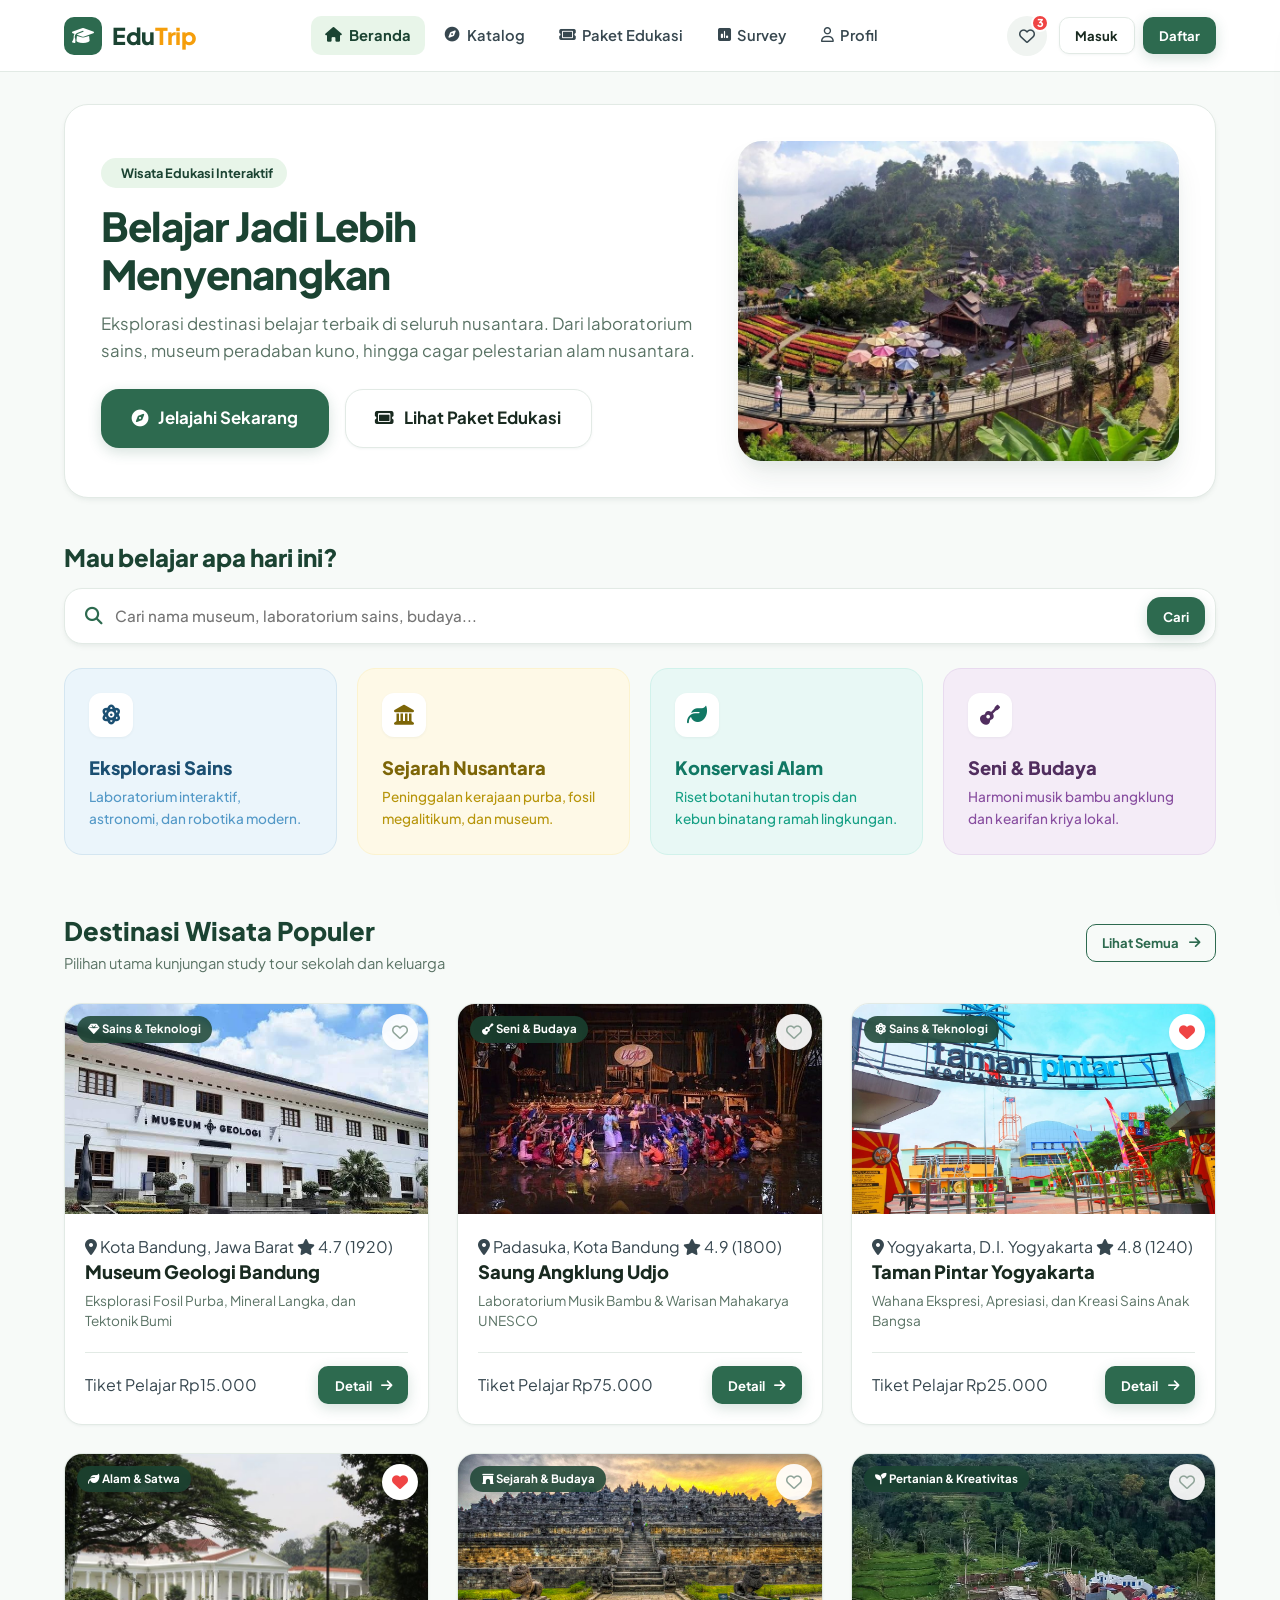
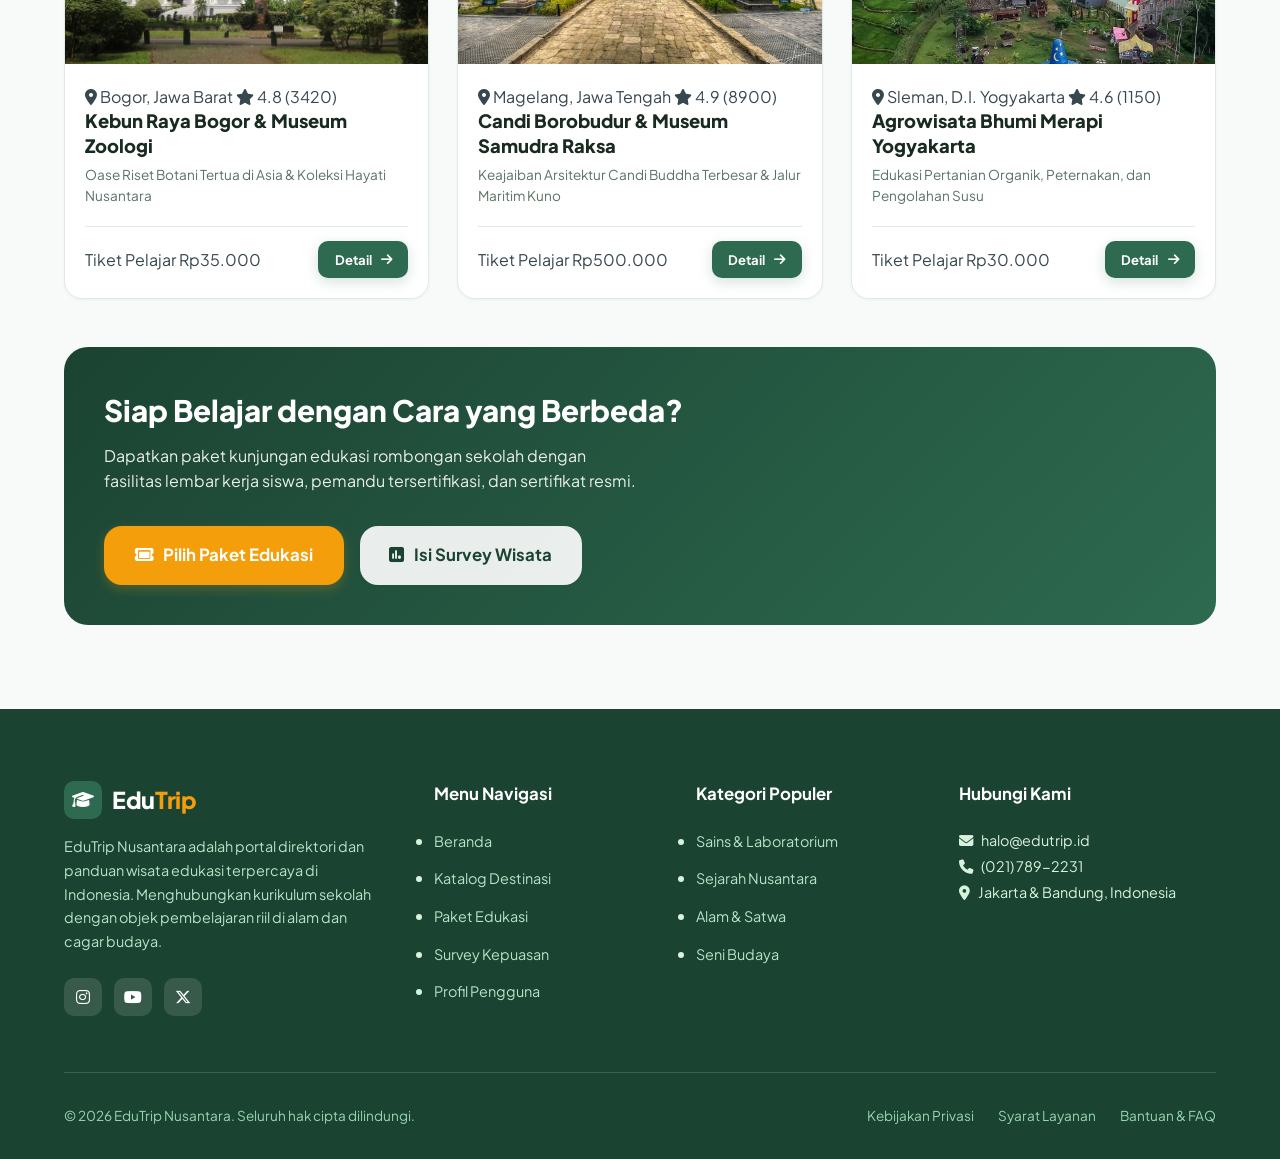
<file: index.html>
<!DOCTYPE html>
<html lang="id">
<head>
  <meta charset="UTF-8">
  <meta name="viewport" content="width=device-width, initial-scale=1.0">
  <title>EduTrip - Belajar Jadi Lebih Menyenangkan</title>
  <meta name="description" content="Platform wisata edukasi interaktif untuk menemukan destinasi sains, sejarah, seni, dan alam terbaik di Indonesia.">

  <!-- Google Fonts & Font Awesome 6 -->
  <link rel="preconnect" href="https://fonts.googleapis.com">
  <link rel="preconnect" href="https://fonts.gstatic.com" crossorigin>
  <link href="https://fonts.googleapis.com/css2?family=Plus+Jakarta+Sans:wght@300;400;500;600;700;800&display=swap" rel="stylesheet">
  <link rel="stylesheet" href="https://cdnjs.cloudflare.com/ajax/libs/font-awesome/6.5.1/css/all.min.css">

  <!-- Master CSS Sesuai Figma -->
  <link rel="stylesheet" href="css/style.css">
</head>
<body>

  <!-- Top Sticky Header -->
  <header class="site-header">
    <div class="container navbar">
      <!-- Brand Logo -->
      <a href="index.html" class="brand-logo" aria-label="Beranda EduTrip">
        <div class="brand-icon-box">
          <i class="fa-solid fa-graduation-cap"></i>
        </div>
        <div class="brand-text">
          Edu<span>Trip</span>
        </div>
      </a>

      <!-- Desktop Nav Menu -->
      <nav class="nav-menu" aria-label="Menu Utama">
        <a href="index.html" class="nav-link active">
          <i class="fa-solid fa-house"></i>
          <span>Beranda</span>
        </a>
        <a href="destinasi.html" class="nav-link">
          <i class="fa-solid fa-compass"></i>
          <span>Katalog</span>
        </a>
        <a href="paket.html" class="nav-link">
          <i class="fa-solid fa-ticket"></i>
          <span>Paket Edukasi</span>
        </a>
        <a href="survey.html" class="nav-link">
          <i class="fa-solid fa-square-poll-vertical"></i>
          <span>Survey</span>
        </a>
        <a href="profil.html" class="nav-link">
          <i class="fa-regular fa-user"></i>
          <span>Profil</span>
        </a>
      </nav>

      <!-- Nav Actions -->
      <div class="nav-actions">
        <a href="profil.html?tab=favorites" class="nav-action-btn" title="Destinasi Favorit Saya" aria-label="Favorit Saya">
          <i class="fa-regular fa-heart"></i>
          <span class="nav-badge-count">3</span>
        </a>

        <!-- Desktop Auth Container -->
        <div id="nav-auth-desktop" class="nav-action-desktop" style="display: flex; align-items: center; gap: 0.5rem;">
          <a href="login.html" class="btn btn-secondary btn-sm">Masuk</a>
          <a href="register.html" class="btn btn-primary btn-sm">Daftar</a>
        </div>

        <!-- Mobile Hamburger Button -->
        <button type="button" class="hamburger-btn" aria-label="Buka Menu Navigasi" aria-expanded="false">
          <span class="hamburger-line"></span>
          <span class="hamburger-line"></span>
          <span class="hamburger-line"></span>
        </button>
      </div>
    </div>
  </header>

  <!-- Mobile Drawer Overlay & Menu (Sesuai Frame Drawer di Figma) -->
  <div class="drawer-overlay"></div>
  <aside class="mobile-drawer" aria-label="Menu Mobile">
    <div class="drawer-header">
      <div class="brand-logo">
        <div class="brand-icon-box"><i class="fa-solid fa-graduation-cap"></i></div>
        <div class="brand-text">Edu<span>Trip</span></div>
      </div>
      <button type="button" class="drawer-close" aria-label="Tutup Menu">
        <i class="fa-solid fa-xmark"></i>
      </button>
    </div>
    <div class="drawer-body">
      <ul class="drawer-nav-list">
        <li class="drawer-nav-item"><a href="index.html" class="active"><i class="fa-solid fa-house"></i><span>Beranda</span></a></li>
        <li class="drawer-nav-item"><a href="destinasi.html"><i class="fa-solid fa-compass"></i><span>Katalog Destinasi</span></a></li>
        <li class="drawer-nav-item"><a href="paket.html"><i class="fa-solid fa-ticket"></i><span>Paket Edukasi</span></a></li>
        <li class="drawer-nav-item"><a href="survey.html"><i class="fa-solid fa-square-poll-vertical"></i><span>Survey Pengunjung</span></a></li>
        <li class="drawer-nav-item"><a href="profil.html"><i class="fa-regular fa-user"></i><span>Profil Pengguna</span></a></li>
        <li class="drawer-nav-item"><a href="tentang.html"><i class="fa-solid fa-circle-info"></i><span>Bantuan & FAQ</span></a></li>
      </ul>
      <div id="nav-auth-drawer" class="drawer-auth-section">
        <a href="login.html" class="btn btn-secondary btn-full">Masuk</a>
        <a href="register.html" class="btn btn-primary btn-full">Daftar Akun Baru</a>
      </div>
    </div>
  </aside>

  <!-- Main Content Wrapper -->
  <main class="main-content">

    <!-- HERO SECTION (Sesuai Desain Figma Home...) -->
    <section class="section-sm" style="padding-top: 2rem;">
      <div class="container">
        
        <!-- Hero Banner Card -->
        <div class="hero-figma-card">
          <div style="display: grid; grid-template-columns: 1.15fr 0.85fr; gap: 2.5rem; align-items: center;">
            <div>
              <span class="hero-pill-badge">
                <i class="fa-solid fa-sparkles" style="color: var(--accent-gold);"></i> Wisata Edukasi Interaktif
              </span>
              <h1 class="hero-heading-main">
                Belajar Jadi Lebih Menyenangkan
              </h1>
              <p class="hero-sub-desc">
                Eksplorasi destinasi belajar terbaik di seluruh nusantara. Dari laboratorium sains, museum peradaban kuno, hingga cagar pelestarian alam nusantara.
              </p>
              <div style="display: flex; gap: 1rem; flex-wrap: wrap;">
                <a href="destinasi.html" class="btn btn-primary btn-lg">
                  <i class="fa-solid fa-compass"></i>
                  <span>Jelajahi Sekarang</span>
                </a>
                <a href="paket.html" class="btn btn-secondary btn-lg">
                  <i class="fa-solid fa-ticket"></i>
                  <span>Lihat Paket Edukasi</span>
                </a>
              </div>
            </div>

            <div style="border-radius: var(--radius-xl); overflow: hidden; box-shadow: var(--shadow-lg); height: 320px; background: #e8f5e9;">
              <img src="assets/images/belajar.jpg" alt="Eksplorasi Sains Pelajar" style="width: 100%; height: 100%; object-fit: cover;" onerror="this.onerror=null; this.src='https://images.unsplash.com/photo-1427504494785-3a9ca7044f45?auto=format&fit=crop&w=800&q=80';">
            </div>
          </div>
        </div>

        <!-- Section: Mau Belajar Apa Hari Ini? (Sesuai Figma) -->
        <div style="margin: 2.5rem 0 1rem;">
          <h2 style="font-size: 1.5rem; font-weight: 800; color: var(--primary-dark); margin-bottom: 0.75rem;">
            Mau belajar apa hari ini?
          </h2>

          <!-- Search Input Form -->
          <form action="destinasi.html" method="GET" class="search-bar-figma">
            <i class="fa-solid fa-magnifying-glass" style="color: var(--primary); font-size: 1.1rem;"></i>
            <input type="text" name="search" placeholder="Cari nama museum, laboratorium sains, budaya..." autocomplete="off">
            <button type="submit" class="btn btn-primary btn-sm" style="border-radius: var(--radius-md);">
              <span>Cari</span>
            </button>
          </form>
        </div>

        <!-- 4 Colorful Category Cards (Sesuai Desain Figma) -->
        <div class="category-cards-figma">
          <!-- Card 1: Sains (Blue) -->
          <a href="destinasi.html?category=Sains%20%26%20Teknologi" class="cat-card-figma blue">
            <div class="cat-icon-figma" style="color: #1B4F72;">
              <i class="fa-solid fa-atom"></i>
            </div>
            <h4>Eksplorasi Sains</h4>
            <p>Laboratorium interaktif, astronomi, dan robotika modern.</p>
          </a>

          <!-- Card 2: Sejarah (Amber) -->
          <a href="destinasi.html?category=Sejarah%20%26%20Budaya" class="cat-card-figma amber">
            <div class="cat-icon-figma" style="color: #7D6608;">
              <i class="fa-solid fa-landmark"></i>
            </div>
            <h4>Sejarah Nusantara</h4>
            <p>Peninggalan kerajaan purba, fosil megalitikum, dan museum.</p>
          </a>

          <!-- Card 3: Alam (Green) -->
          <a href="destinasi.html?category=Alam%20%26%20Satwa" class="cat-card-figma green">
            <div class="cat-icon-figma" style="color: #117864;">
              <i class="fa-solid fa-leaf"></i>
            </div>
            <h4>Konservasi Alam</h4>
            <p>Riset botani hutan tropis dan kebun binatang ramah lingkungan.</p>
          </a>

          <!-- Card 4: Seni (Purple) -->
          <a href="destinasi.html?category=Seni%20%26%20Budaya" class="cat-card-figma purple">
            <div class="cat-icon-figma" style="color: #512E5F;">
              <i class="fa-solid fa-guitar"></i>
            </div>
            <h4>Seni & Budaya</h4>
            <p>Harmoni musik bambu angklung dan kearifan kriya lokal.</p>
          </a>
        </div>

        <!-- Section: Destinasi Wisata Populer (Sesuai Figma) -->
        <div style="margin-top: 3.5rem;">
          <div style="display: flex; align-items: center; justify-content: space-between; margin-bottom: 1.75rem;">
            <div>
              <h2 style="font-size: 1.6rem; font-weight: 800; color: var(--primary-dark);">
                Destinasi Wisata Populer
              </h2>
              <p style="font-size: 0.92rem; color: var(--text-muted);">
                Pilihan utama kunjungan study tour sekolah dan keluarga
              </p>
            </div>
            <a href="destinasi.html" class="btn btn-outline btn-sm">
              <span>Lihat Semua</span>
              <i class="fa-solid fa-arrow-right"></i>
            </a>
          </div>

          <!-- Cards Grid Populer -->
          <div class="destination-grid" id="figma-popular-grid">
            <!-- Diisi otomatis dari EDUTRIP_DATA -->
          </div>
        </div>

        <!-- Banner CTA: Siap Belajar dengan Cara yang Berbeda? (Sesuai Figma) -->
        <div class="green-cta-banner">
          <div>
            <h3>Siap Belajar dengan Cara yang Berbeda?</h3>
            <p>
              Dapatkan paket kunjungan edukasi rombongan sekolah dengan fasilitas lembar kerja siswa, pemandu tersertifikasi, dan sertifikat resmi.
            </p>
          </div>
          <div style="display: flex; gap: 1rem; flex-wrap: wrap;">
            <a href="paket.html" class="btn btn-accent btn-lg">
              <i class="fa-solid fa-ticket"></i>
              <span>Pilih Paket Edukasi</span>
            </a>
            <a href="survey.html" class="btn btn-secondary btn-lg" style="background: rgba(255, 255, 255, 0.9); color: var(--primary-dark); border: none;">
              <i class="fa-solid fa-square-poll-vertical"></i>
              <span>Isi Survey Wisata</span>
            </a>
          </div>
        </div>

      </div>
    </section>

  </main>

  <!-- Mobile Bottom Navigation Bar (Sesuai Desain Figma) -->
  <nav class="bottom-nav-bar" aria-label="Navigasi Bawah">
    <a href="index.html" class="bottom-nav-item active">
      <i class="fa-solid fa-house"></i>
      <span>Beranda</span>
    </a>
    <a href="destinasi.html" class="bottom-nav-item">
      <i class="fa-solid fa-compass"></i>
      <span>Katalog</span>
    </a>
    <a href="paket.html" class="bottom-nav-item">
      <i class="fa-solid fa-ticket"></i>
      <span>Paket</span>
    </a>
    <a href="survey.html" class="bottom-nav-item">
      <i class="fa-solid fa-square-poll-vertical"></i>
      <span>Survey</span>
    </a>
    <a href="profil.html" class="bottom-nav-item">
      <i class="fa-regular fa-user"></i>
      <span>Profil</span>
    </a>
  </nav>

  <!-- Global Footer (Sesuai Desain Figma - Deep Green #1B4332) -->
  <footer class="site-footer">
    <div class="container">
      <div class="footer-grid">
        <div class="footer-col footer-brand">
          <a href="index.html" class="brand-logo" style="color: #ffffff;">
            <div class="brand-icon-box"><i class="fa-solid fa-graduation-cap"></i></div>
            <div class="brand-text">Edu<span>Trip</span></div>
          </a>
          <p class="footer-desc">
            EduTrip Nusantara adalah portal direktori dan panduan wisata edukasi terpercaya di Indonesia. Menghubungkan kurikulum sekolah dengan objek pembelajaran riil di alam dan cagar budaya.
          </p>
          <div class="footer-social-links">
            <a href="#" class="social-link" aria-label="Instagram"><i class="fa-brands fa-instagram"></i></a>
            <a href="#" class="social-link" aria-label="YouTube"><i class="fa-brands fa-youtube"></i></a>
            <a href="#" class="social-link" aria-label="Twitter"><i class="fa-brands fa-x-twitter"></i></a>
          </div>
        </div>

        <div class="footer-col">
          <h4>Menu Navigasi</h4>
          <ul class="footer-links-list">
            <li><a href="index.html">Beranda</a></li>
            <li><a href="destinasi.html">Katalog Destinasi</a></li>
            <li><a href="paket.html">Paket Edukasi</a></li>
            <li><a href="survey.html">Survey Kepuasan</a></li>
            <li><a href="profil.html">Profil Pengguna</a></li>
          </ul>
        </div>

        <div class="footer-col">
          <h4>Kategori Populer</h4>
          <ul class="footer-links-list">
            <li><a href="destinasi.html?category=Sains%20%26%20Teknologi">Sains & Laboratorium</a></li>
            <li><a href="destinasi.html?category=Sejarah%20%26%20Budaya">Sejarah Nusantara</a></li>
            <li><a href="destinasi.html?category=Alam%20%26%20Satwa">Alam & Satwa</a></li>
            <li><a href="destinasi.html?category=Seni%20%26%20Budaya">Seni Budaya</a></li>
          </ul>
        </div>

        <div class="footer-col">
          <h4>Hubungi Kami</h4>
          <div style="font-size: 0.9rem; line-height: 1.8;">
            <div><i class="fa-solid fa-envelope" style="margin-right: 6px;"></i> halo@edutrip.id</div>
            <div><i class="fa-solid fa-phone" style="margin-right: 6px;"></i> (021) 789-2231</div>
            <div><i class="fa-solid fa-location-dot" style="margin-right: 6px;"></i> Jakarta & Bandung, Indonesia</div>
          </div>
        </div>
      </div>

      <div class="footer-bottom">
        <div>&copy; 2026 EduTrip Nusantara. Seluruh hak cipta dilindungi.</div>
        <div style="display: flex; gap: 1.5rem;">
          <a href="tentang.html" style="color: #95D5B2;">Kebijakan Privasi</a>
          <a href="tentang.html" style="color: #95D5B2;">Syarat Layanan</a>
          <a href="tentang.html" style="color: #95D5B2;">Bantuan & FAQ</a>
        </div>
      </div>
    </div>
  </footer>

  <!-- Scripts -->
  <script src="js/data.js"></script>
  <script src="js/script.js"></script>
  <script>
    document.addEventListener('DOMContentLoaded', function () {
      const grid = document.getElementById('figma-popular-grid');
      if (grid && typeof EDUTRIP_DATA !== 'undefined') {
        // Tampilkan 4 destinasi populer persis sesuai Figma:
        // Museum Geologi Bandung, Saung Angklung Udjo, Taman Pintar Yogyakarta, Kebun Raya Bogor
        const popularIds = [7, 5, 1, 4, 12, 11];
        const popularDestinations = popularIds.map(id => EDUTRIP_DATA.find(d => d.id === id)).filter(Boolean);
        grid.innerHTML = popularDestinations.map(item => window.renderDestinationCard(item)).join('');
      }
    });
  </script>
</body>
</html>
</file>
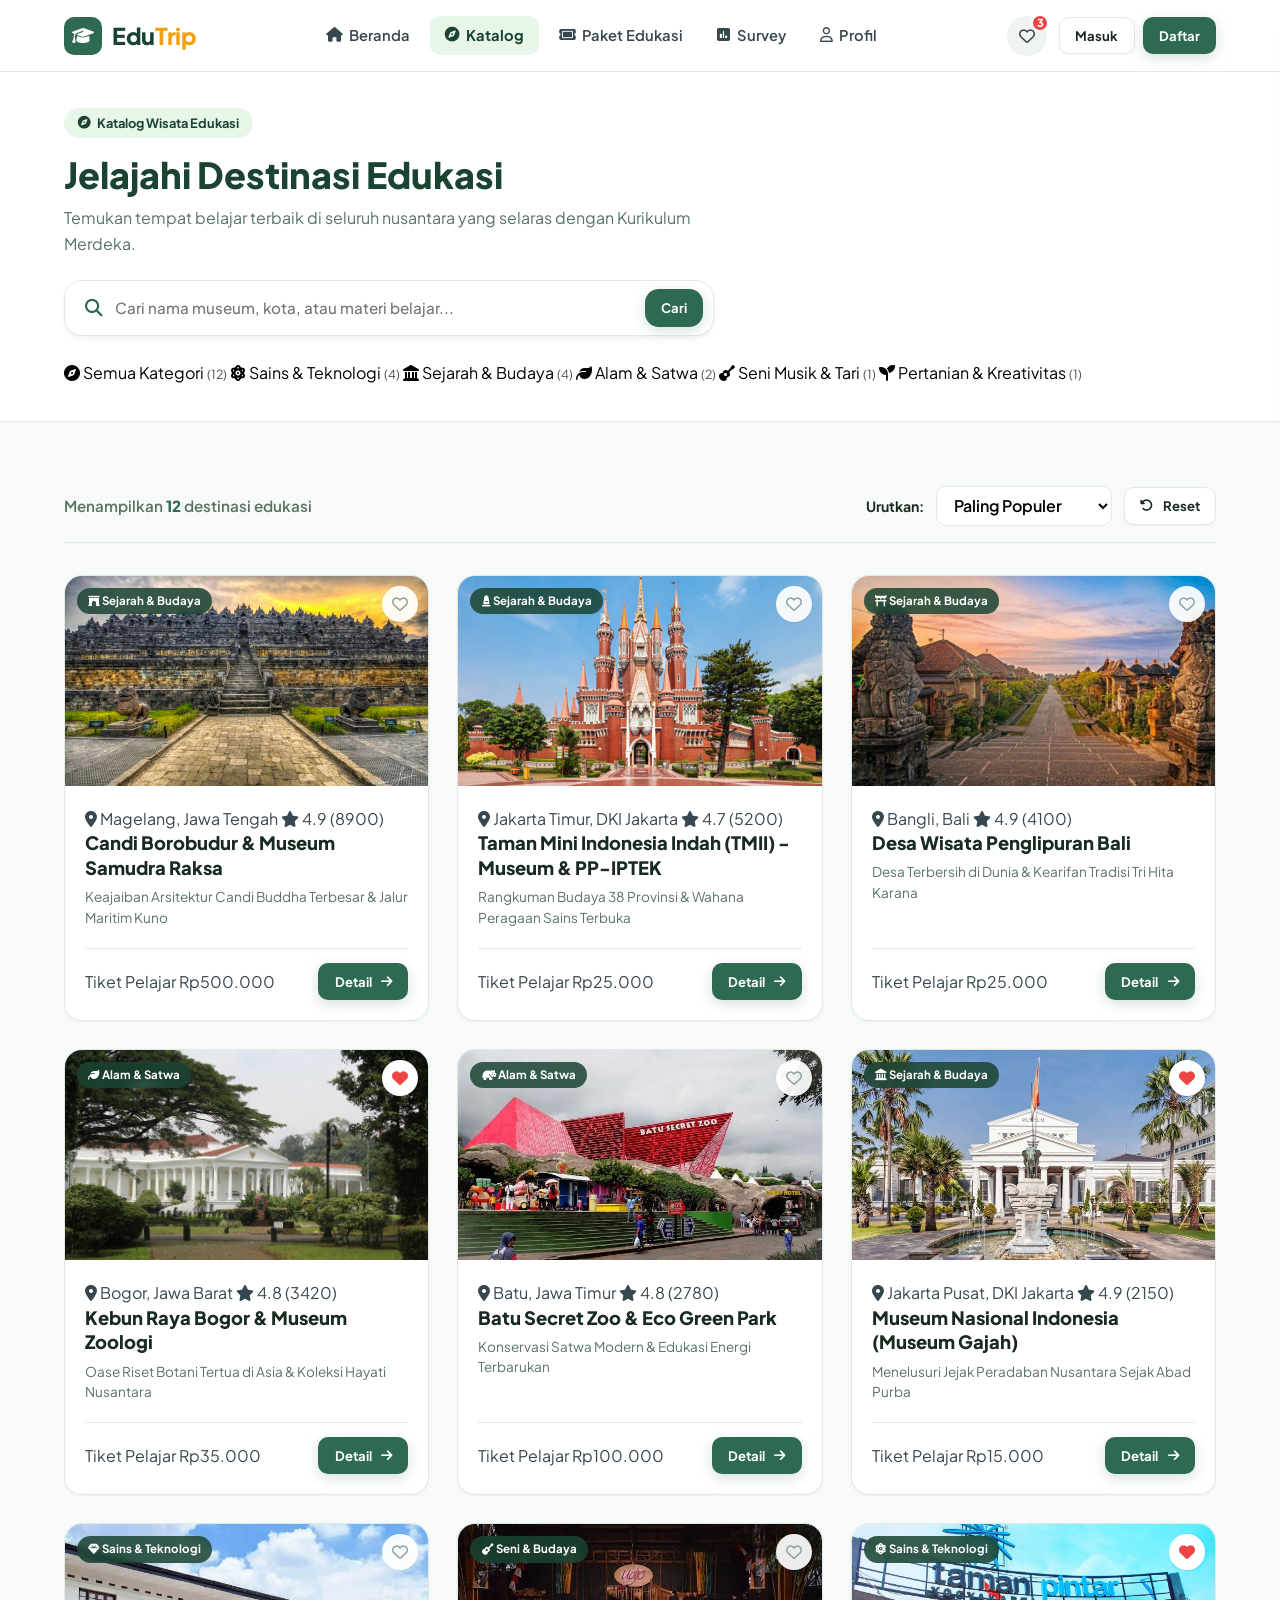
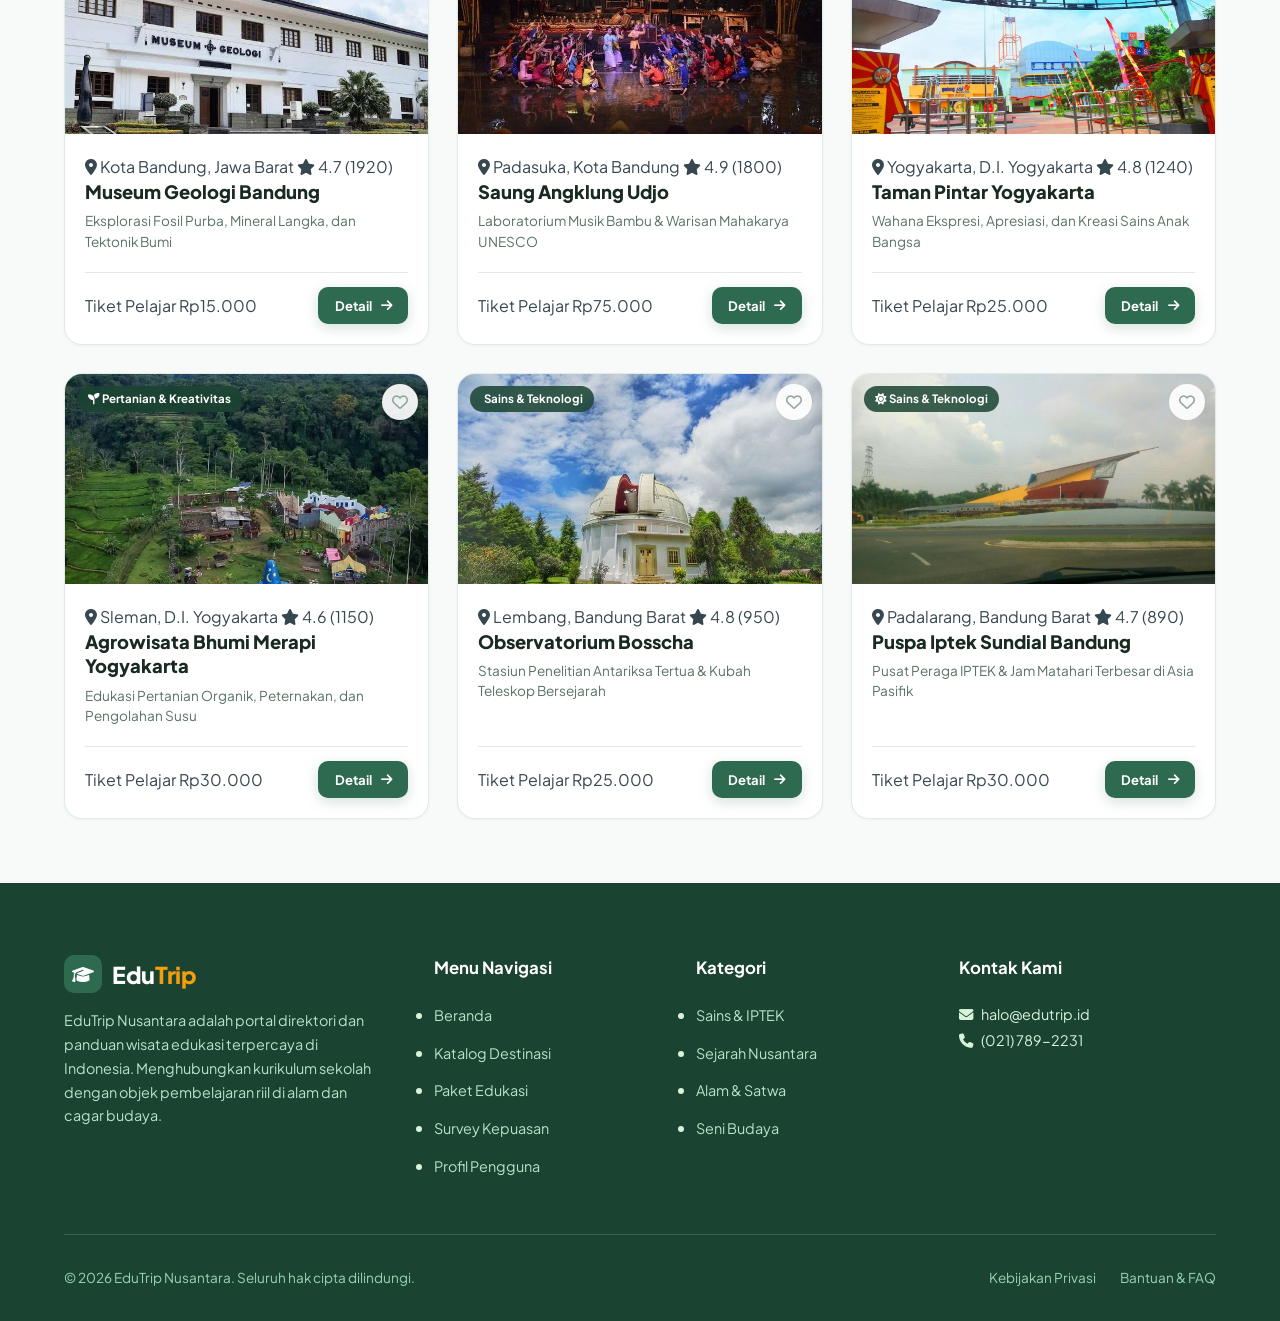
<file: destinasi.html>
<!DOCTYPE html>
<html lang="id">
<head>
  <meta charset="UTF-8">
  <meta name="viewport" content="width=device-width, initial-scale=1.0">
  <title>Katalog Destinasi Wisata Edukasi - EduTrip</title>
  <meta name="description" content="Jelajahi dan filter destinasi wisata edukasi terbaik di Indonesia berdasarkan kategori sains, sejarah, alam, dan seni.">

  <!-- Google Fonts & Font Awesome 6 -->
  <link rel="preconnect" href="https://fonts.googleapis.com">
  <link rel="preconnect" href="https://fonts.gstatic.com" crossorigin>
  <link href="https://fonts.googleapis.com/css2?family=Plus+Jakarta+Sans:wght@300;400;500;600;700;800&display=swap" rel="stylesheet">
  <link rel="stylesheet" href="https://cdnjs.cloudflare.com/ajax/libs/font-awesome/6.5.1/css/all.min.css">

  <!-- Master CSS Sesuai Figma -->
  <link rel="stylesheet" href="css/style.css">
</head>
<body>

  <!-- Top Sticky Header -->
  <header class="site-header">
    <div class="container navbar">
      <a href="index.html" class="brand-logo" aria-label="Beranda EduTrip">
        <div class="brand-icon-box">
          <i class="fa-solid fa-graduation-cap"></i>
        </div>
        <div class="brand-text">
          Edu<span>Trip</span>
        </div>
      </a>

      <nav class="nav-menu" aria-label="Menu Utama">
        <a href="index.html" class="nav-link">
          <i class="fa-solid fa-house"></i>
          <span>Beranda</span>
        </a>
        <a href="destinasi.html" class="nav-link active">
          <i class="fa-solid fa-compass"></i>
          <span>Katalog</span>
        </a>
        <a href="paket.html" class="nav-link">
          <i class="fa-solid fa-ticket"></i>
          <span>Paket Edukasi</span>
        </a>
        <a href="survey.html" class="nav-link">
          <i class="fa-solid fa-square-poll-vertical"></i>
          <span>Survey</span>
        </a>
        <a href="profil.html" class="nav-link">
          <i class="fa-regular fa-user"></i>
          <span>Profil</span>
        </a>
      </nav>

      <div class="nav-actions">
        <a href="profil.html?tab=favorites" class="nav-action-btn" title="Destinasi Favorit Saya" aria-label="Favorit Saya">
          <i class="fa-regular fa-heart"></i>
          <span class="nav-badge-count">3</span>
        </a>

        <div id="nav-auth-desktop" class="nav-action-desktop" style="display: flex; align-items: center; gap: 0.5rem;">
          <a href="login.html" class="btn btn-secondary btn-sm">Masuk</a>
          <a href="register.html" class="btn btn-primary btn-sm">Daftar</a>
        </div>

        <button type="button" class="hamburger-btn" aria-label="Buka Menu Navigasi" aria-expanded="false">
          <span class="hamburger-line"></span>
          <span class="hamburger-line"></span>
          <span class="hamburger-line"></span>
        </button>
      </div>
    </div>
  </header>

  <!-- Mobile Drawer Overlay & Menu -->
  <div class="drawer-overlay"></div>
  <aside class="mobile-drawer" aria-label="Menu Mobile">
    <div class="drawer-header">
      <div class="brand-logo">
        <div class="brand-icon-box"><i class="fa-solid fa-graduation-cap"></i></div>
        <div class="brand-text">Edu<span>Trip</span></div>
      </div>
      <button type="button" class="drawer-close" aria-label="Tutup Menu">
        <i class="fa-solid fa-xmark"></i>
      </button>
    </div>
    <div class="drawer-body">
      <ul class="drawer-nav-list">
        <li class="drawer-nav-item"><a href="index.html"><i class="fa-solid fa-house"></i><span>Beranda</span></a></li>
        <li class="drawer-nav-item"><a href="destinasi.html" class="active"><i class="fa-solid fa-compass"></i><span>Katalog Destinasi</span></a></li>
        <li class="drawer-nav-item"><a href="paket.html"><i class="fa-solid fa-ticket"></i><span>Paket Edukasi</span></a></li>
        <li class="drawer-nav-item"><a href="survey.html"><i class="fa-solid fa-square-poll-vertical"></i><span>Survey Pengunjung</span></a></li>
        <li class="drawer-nav-item"><a href="profil.html"><i class="fa-regular fa-user"></i><span>Profil Pengguna</span></a></li>
        <li class="drawer-nav-item"><a href="tentang.html"><i class="fa-solid fa-circle-info"></i><span>Bantuan & FAQ</span></a></li>
      </ul>
      <div id="nav-auth-drawer" class="drawer-auth-section">
        <a href="login.html" class="btn btn-secondary btn-full">Masuk</a>
        <a href="register.html" class="btn btn-primary btn-full">Daftar Akun Baru</a>
      </div>
    </div>
  </aside>

  <!-- Main Content Wrapper -->
  <main class="main-content">

    <!-- Katalog Header Sesuai Desain Figma -->
    <section class="section-sm" style="background: var(--bg-surface); border-bottom: 1px solid var(--border-color);">
      <div class="container">
        <div style="max-width: 680px; margin-bottom: 1.5rem;">
          <span class="hero-pill-badge">
            <i class="fa-solid fa-compass"></i> Katalog Wisata Edukasi
          </span>
          <h1 style="font-size: 2.25rem; font-weight: 800; color: var(--primary-dark); line-height: 1.25; margin-bottom: 0.5rem;">
            Jelajahi Destinasi Edukasi
          </h1>
          <p style="font-size: 1rem; color: var(--text-muted);">
            Temukan tempat belajar terbaik di seluruh nusantara yang selaras dengan Kurikulum Merdeka.
          </p>
        </div>

        <!-- Search Bar with Live Input -->
        <div class="search-bar-figma" style="max-width: 650px; margin-bottom: 1.5rem;">
          <i class="fa-solid fa-magnifying-glass" style="color: var(--primary); font-size: 1.1rem;"></i>
          <input type="text" id="destinasi-search" placeholder="Cari nama museum, kota, atau materi belajar..." autocomplete="off">
          <button type="button" class="btn btn-primary btn-sm" id="btn-search-trigger" style="border-radius: var(--radius-md);">
            <span>Cari</span>
          </button>
        </div>

        <!-- Category Pills (Horizontal Scrollable) -->
        <div class="category-filter-wrap" id="category-pills">
          <!-- Diisi otomatis oleh js/destinasi.js -->
        </div>
      </div>
    </section>

    <!-- Main Catalog Grid Section -->
    <section class="section">
      <div class="container">
        
        <!-- Controls Bar -->
        <div style="display: flex; align-items: center; justify-content: space-between; flex-wrap: wrap; gap: 1rem; margin-bottom: 2rem; padding-bottom: 1rem; border-bottom: 1px solid var(--border-color);">
          <div style="font-size: 0.95rem; color: var(--text-muted); font-weight: 600;">
            Menampilkan <span id="result-count" style="color: var(--primary); font-weight: 800;">12</span> destinasi edukasi
          </div>

          <div style="display: flex; align-items: center; gap: 0.75rem;">
            <label for="sort-destinasi" style="font-size: 0.88rem; font-weight: 700; color: var(--text-main);">Urutkan:</label>
            <select id="sort-destinasi" style="padding: 0.45rem 0.85rem; border-radius: var(--radius-sm); border: 1.5px solid var(--border-color); background: var(--bg-surface); font-weight: 600; outline: none;">
              <option value="popular">Paling Populer</option>
              <option value="rating-desc">Rating Tertinggi</option>
              <option value="price-asc">Harga: Termurah</option>
              <option value="price-desc">Harga: Tertinggi</option>
              <option value="name-asc">Nama: A - Z</option>
            </select>
            <button type="button" class="btn btn-secondary btn-sm" id="reset-filters-btn" title="Reset Filter">
              <i class="fa-solid fa-rotate-left"></i>
              <span>Reset</span>
            </button>
          </div>
        </div>

        <!-- Hidden Radio Inputs for dest script compatibility -->
        <div style="display: none;">
          <input type="radio" name="filter-category" value="all" checked>
          <input type="radio" name="filter-price" value="all" checked>
          <input type="radio" name="filter-rating" value="all" checked>
        </div>

        <!-- Destination Cards Grid -->
        <div class="destination-grid" id="destinasi-grid">
          <!-- Diisi otomatis oleh js/destinasi.js -->
        </div>

      </div>
    </section>

  </main>

  <!-- Mobile Bottom Navigation Bar (Sesuai Desain Figma) -->
  <nav class="bottom-nav-bar" aria-label="Navigasi Bawah">
    <a href="index.html" class="bottom-nav-item">
      <i class="fa-solid fa-house"></i>
      <span>Beranda</span>
    </a>
    <a href="destinasi.html" class="bottom-nav-item active">
      <i class="fa-solid fa-compass"></i>
      <span>Katalog</span>
    </a>
    <a href="paket.html" class="bottom-nav-item">
      <i class="fa-solid fa-ticket"></i>
      <span>Paket</span>
    </a>
    <a href="survey.html" class="bottom-nav-item">
      <i class="fa-solid fa-square-poll-vertical"></i>
      <span>Survey</span>
    </a>
    <a href="profil.html" class="bottom-nav-item">
      <i class="fa-regular fa-user"></i>
      <span>Profil</span>
    </a>
  </nav>

  <!-- Global Footer -->
  <footer class="site-footer">
    <div class="container">
      <div class="footer-grid">
        <div class="footer-col footer-brand">
          <a href="index.html" class="brand-logo" style="color: #ffffff;">
            <div class="brand-icon-box"><i class="fa-solid fa-graduation-cap"></i></div>
            <div class="brand-text">Edu<span>Trip</span></div>
          </a>
          <p class="footer-desc">
            EduTrip Nusantara adalah portal direktori dan panduan wisata edukasi terpercaya di Indonesia. Menghubungkan kurikulum sekolah dengan objek pembelajaran riil di alam dan cagar budaya.
          </p>
        </div>

        <div class="footer-col">
          <h4>Menu Navigasi</h4>
          <ul class="footer-links-list">
            <li><a href="index.html">Beranda</a></li>
            <li><a href="destinasi.html">Katalog Destinasi</a></li>
            <li><a href="paket.html">Paket Edukasi</a></li>
            <li><a href="survey.html">Survey Kepuasan</a></li>
            <li><a href="profil.html">Profil Pengguna</a></li>
          </ul>
        </div>

        <div class="footer-col">
          <h4>Kategori</h4>
          <ul class="footer-links-list">
            <li><a href="destinasi.html?category=Sains%20%26%20Teknologi">Sains & IPTEK</a></li>
            <li><a href="destinasi.html?category=Sejarah%20%26%20Budaya">Sejarah Nusantara</a></li>
            <li><a href="destinasi.html?category=Alam%20%26%20Satwa">Alam & Satwa</a></li>
            <li><a href="destinasi.html?category=Seni%20%26%20Budaya">Seni Budaya</a></li>
          </ul>
        </div>

        <div class="footer-col">
          <h4>Kontak Kami</h4>
          <div style="font-size: 0.9rem; line-height: 1.8;">
            <div><i class="fa-solid fa-envelope" style="margin-right: 6px;"></i> halo@edutrip.id</div>
            <div><i class="fa-solid fa-phone" style="margin-right: 6px;"></i> (021) 789-2231</div>
          </div>
        </div>
      </div>

      <div class="footer-bottom">
        <div>&copy; 2026 EduTrip Nusantara. Seluruh hak cipta dilindungi.</div>
        <div style="display: flex; gap: 1.5rem;">
          <a href="tentang.html" style="color: #95D5B2;">Kebijakan Privasi</a>
          <a href="tentang.html" style="color: #95D5B2;">Bantuan & FAQ</a>
        </div>
      </div>
    </div>
  </footer>

  <!-- Scripts -->
  <script src="js/data.js"></script>
  <script src="js/script.js"></script>
  <script src="js/destinasi.js"></script>
</body>
</html>
</file>
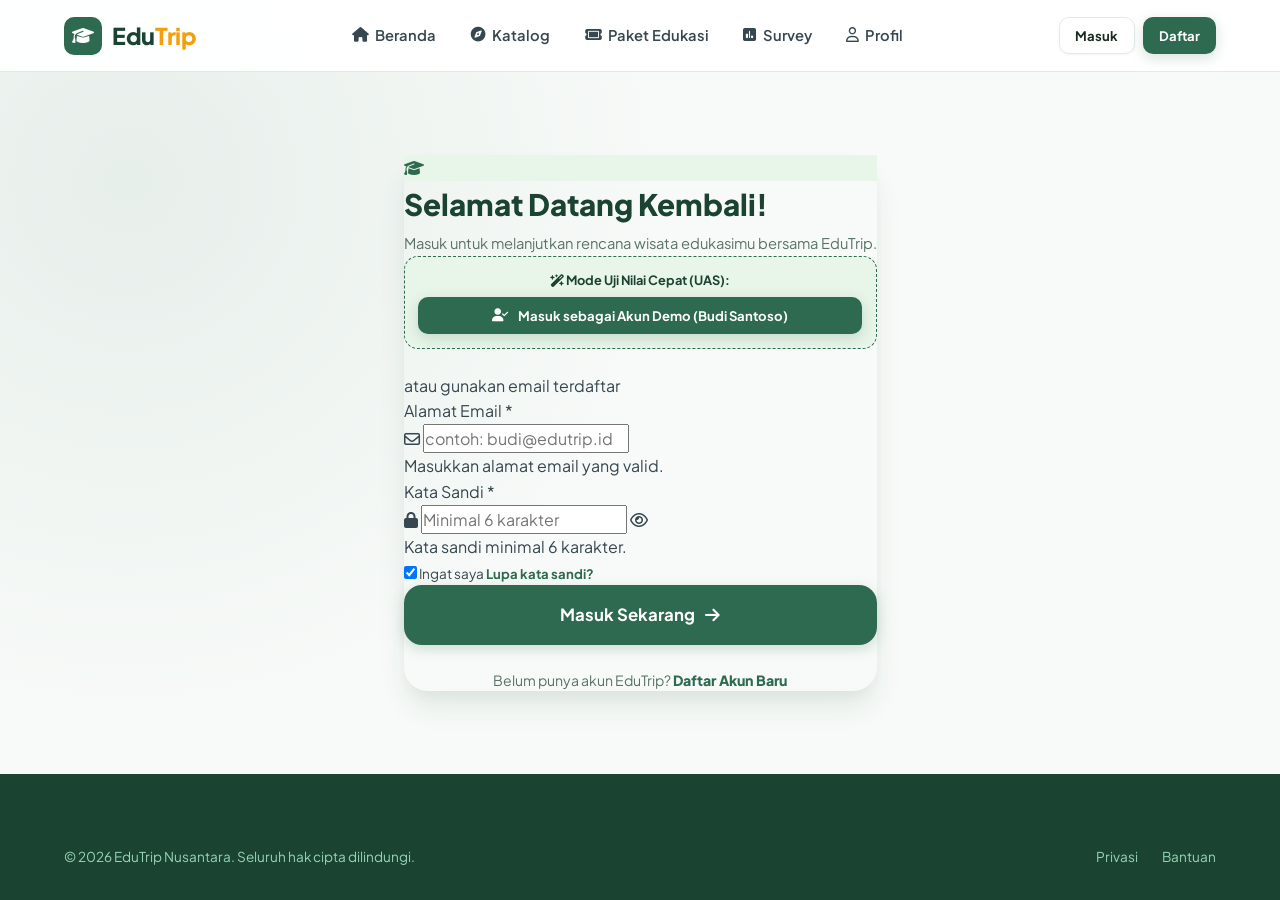
<file: login.html>
<!DOCTYPE html>
<html lang="id">
<head>
  <meta charset="UTF-8">
  <meta name="viewport" content="width=device-width, initial-scale=1.0">
  <title>Masuk ke Akun - EduTrip</title>
  <meta name="description" content="Selamat datang kembali! Masuk ke akun EduTrip untuk melanjutkan rencana wisata edukasimu.">

  <!-- Google Fonts & Font Awesome 6 -->
  <link rel="preconnect" href="https://fonts.googleapis.com">
  <link rel="preconnect" href="https://fonts.gstatic.com" crossorigin>
  <link href="https://fonts.googleapis.com/css2?family=Plus+Jakarta+Sans:wght@300;400;500;600;700;800&display=swap" rel="stylesheet">
  <link rel="stylesheet" href="https://cdnjs.cloudflare.com/ajax/libs/font-awesome/6.5.1/css/all.min.css">

  <!-- Master CSS Sesuai Figma -->
  <link rel="stylesheet" href="css/style.css">
</head>
<body style="background: radial-gradient(circle at 10% 20%, rgba(45, 106, 79, 0.08) 0%, transparent 40%), var(--bg-app);">

  <!-- Top Sticky Header -->
  <header class="site-header">
    <div class="container navbar">
      <a href="index.html" class="brand-logo" aria-label="Beranda EduTrip">
        <div class="brand-icon-box">
          <i class="fa-solid fa-graduation-cap"></i>
        </div>
        <div class="brand-text">
          Edu<span>Trip</span>
        </div>
      </a>

      <nav class="nav-menu" aria-label="Menu Utama">
        <a href="index.html" class="nav-link">
          <i class="fa-solid fa-house"></i>
          <span>Beranda</span>
        </a>
        <a href="destinasi.html" class="nav-link">
          <i class="fa-solid fa-compass"></i>
          <span>Katalog</span>
        </a>
        <a href="paket.html" class="nav-link">
          <i class="fa-solid fa-ticket"></i>
          <span>Paket Edukasi</span>
        </a>
        <a href="survey.html" class="nav-link">
          <i class="fa-solid fa-square-poll-vertical"></i>
          <span>Survey</span>
        </a>
        <a href="profil.html" class="nav-link">
          <i class="fa-regular fa-user"></i>
          <span>Profil</span>
        </a>
      </nav>

      <div class="nav-actions">
        <div id="nav-auth-desktop" class="nav-action-desktop" style="display: flex; align-items: center; gap: 0.5rem;">
          <a href="login.html" class="btn btn-secondary btn-sm" style="color: var(--primary);">Masuk</a>
          <a href="register.html" class="btn btn-primary btn-sm">Daftar</a>
        </div>
      </div>
    </div>
  </header>

  <!-- Main Content Wrapper Sesuai Figma Login... -->
  <main class="main-content" style="display: flex; align-items: center; justify-content: center; padding: 3rem 1.5rem;">
    <div class="auth-card" style="border-radius: var(--radius-xl); box-shadow: var(--shadow-lg);">
      
      <!-- Header Sesuai Desain Figma -->
      <div class="auth-header">
        <div class="auth-brand-icon" style="background: var(--primary-light); color: var(--primary);">
          <i class="fa-solid fa-graduation-cap"></i>
        </div>
        <h2 style="font-size: 1.85rem; font-weight: 800; color: var(--primary-dark);">Selamat Datang Kembali!</h2>
        <p style="color: var(--text-muted); font-size: 0.92rem; margin-top: 4px;">
          Masuk untuk melanjutkan rencana wisata edukasimu bersama EduTrip.
        </p>
      </div>

      <!-- Quick Demo Login Button -->
      <div style="background: var(--primary-light); border: 1px dashed var(--primary); border-radius: var(--radius-md); padding: 0.85rem; margin-bottom: 1.5rem; text-align: center;">
        <span style="font-size: 0.8rem; font-weight: 700; color: var(--primary-dark); display: block; margin-bottom: 6px;">
          <i class="fa-solid fa-wand-magic-sparkles"></i> Mode Uji Nilai Cepat (UAS):
        </span>
        <button type="button" class="btn btn-primary btn-sm btn-full" id="btn-demo-login">
          <i class="fa-solid fa-user-check"></i>
          <span>Masuk sebagai Akun Demo (Budi Santoso)</span>
        </button>
      </div>

      <div class="auth-divider">atau gunakan email terdaftar</div>

      <!-- Form Login -->
      <form id="login-form" novalidate>
        <div class="form-group">
          <label class="form-label" for="login-email">Alamat Email *</label>
          <div class="form-input-wrap">
            <i class="fa-regular fa-envelope"></i>
            <input type="email" id="login-email" placeholder="contoh: budi@edutrip.id" required autocomplete="email">
          </div>
          <div class="form-error-msg" id="login-email-error">Masukkan alamat email yang valid.</div>
        </div>

        <div class="form-group">
          <label class="form-label" for="login-password">Kata Sandi *</label>
          <div class="form-input-wrap">
            <i class="fa-solid fa-lock"></i>
            <input type="password" id="login-password" placeholder="Minimal 6 karakter" required autocomplete="current-password">
            <span class="toggle-pwd-btn" title="Lihat Sandi">
              <i class="fa-regular fa-eye"></i>
            </span>
          </div>
          <div class="form-error-msg" id="login-password-error">Kata sandi minimal 6 karakter.</div>
        </div>

        <div class="form-options-row">
          <label class="filter-checkbox-label" style="font-size: 0.85rem;">
            <input type="checkbox" id="remember-me" checked>
            <span>Ingat saya</span>
          </label>
          <a href="#" style="font-size: 0.82rem; font-weight: 700; color: var(--primary);" onclick="event.preventDefault(); window.EduTripToast.show('Reset Kata Sandi', 'Tautan pemulihan kata sandi telah dikirim ke email Anda.', 'info');">
            Lupa kata sandi?
          </a>
        </div>

        <button type="submit" class="btn btn-primary btn-full btn-lg">
          <span>Masuk Sekarang</span>
          <i class="fa-solid fa-arrow-right"></i>
        </button>
      </form>

      <div style="text-align: center; margin-top: 1.5rem; font-size: 0.88rem; color: var(--text-muted);">
        Belum punya akun EduTrip?
        <a href="register.html" style="font-weight: 800; color: var(--primary);">Daftar Akun Baru</a>
      </div>

    </div>
  </main>

  <!-- Global Footer -->
  <footer class="site-footer">
    <div class="container">
      <div class="footer-bottom" style="border-top: none; padding-top: 0;">
        <div>&copy; 2026 EduTrip Nusantara. Seluruh hak cipta dilindungi.</div>
        <div style="display: flex; gap: 1.5rem;">
          <a href="tentang.html" style="color: #95D5B2;">Privasi</a>
          <a href="tentang.html" style="color: #95D5B2;">Bantuan</a>
        </div>
      </div>
    </div>
  </footer>

  <!-- Scripts -->
  <script src="js/data.js"></script>
  <script src="js/script.js"></script>
  <script src="js/auth.js"></script>
</body>
</html>
</file>
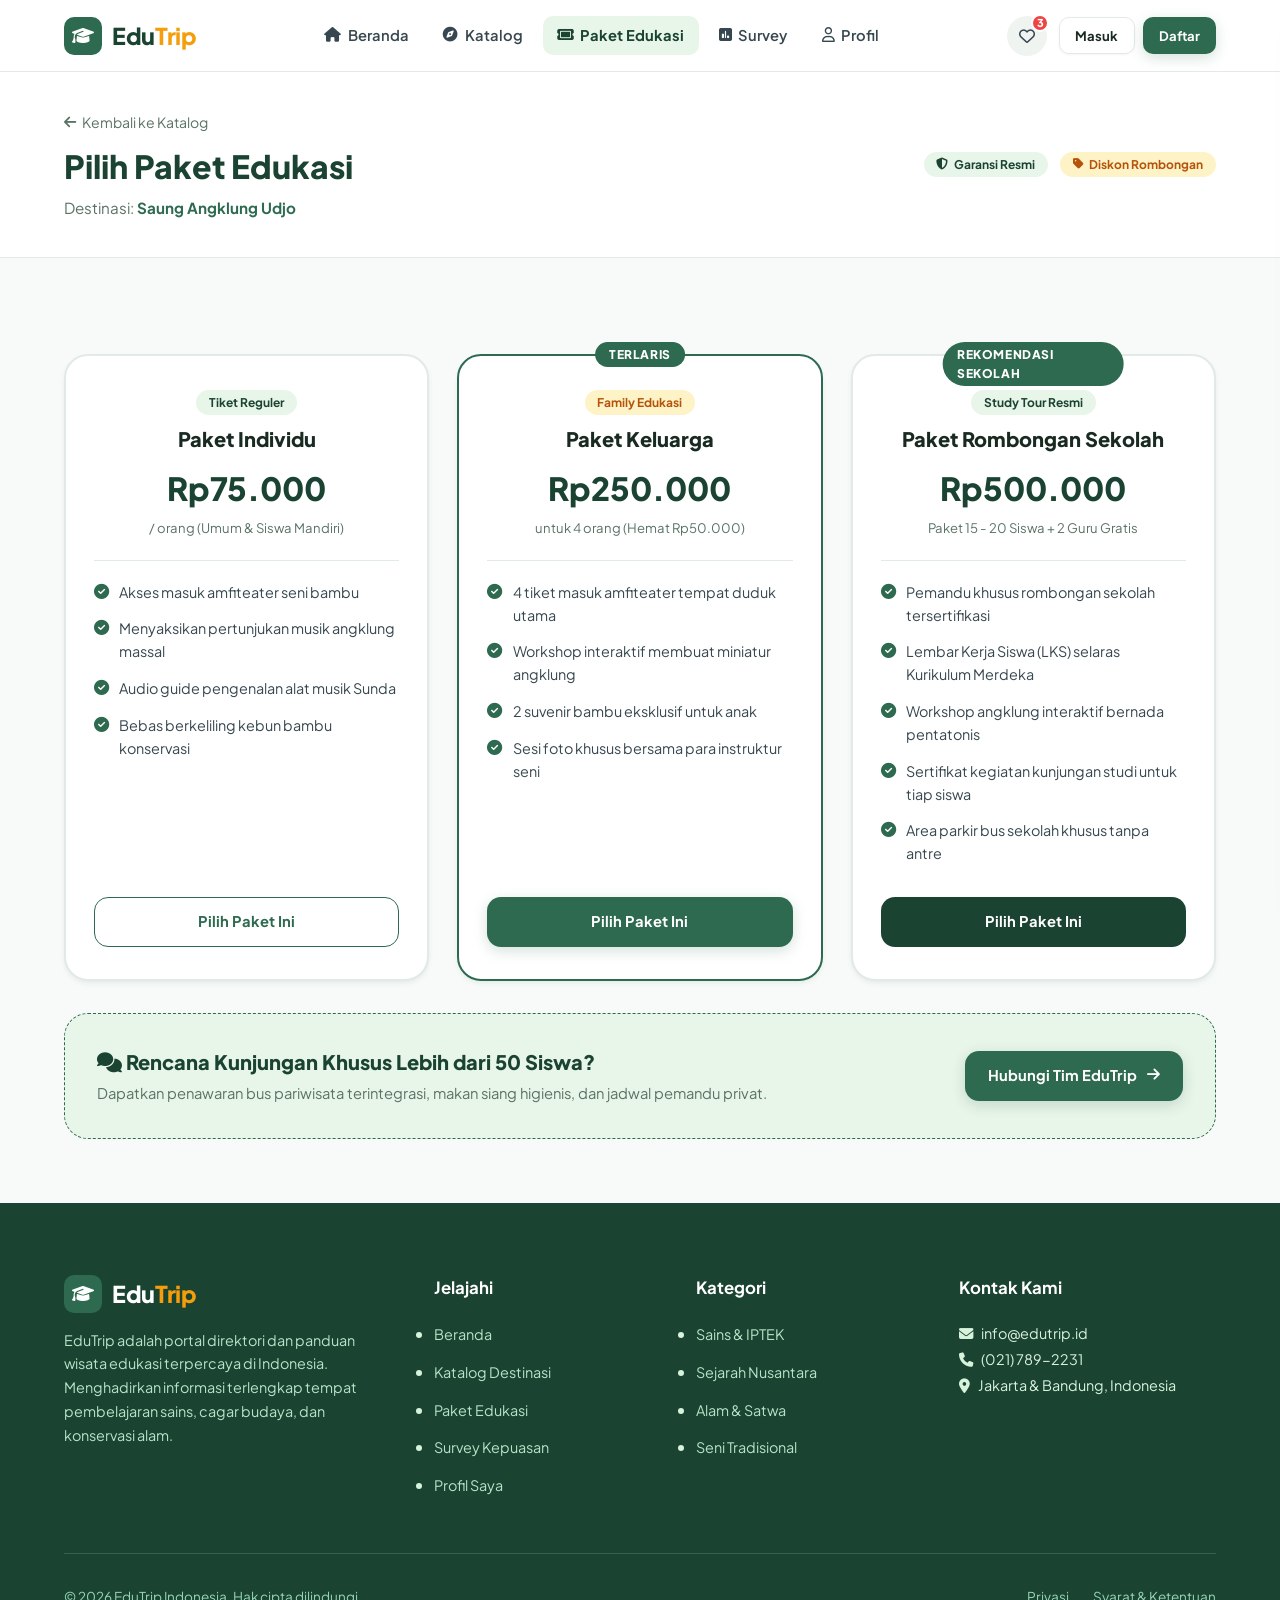
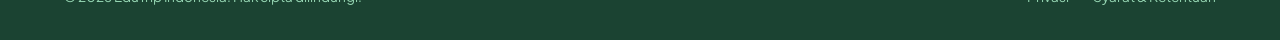
<file: paket.html>
<!DOCTYPE html>
<html lang="id">
<head>
  <meta charset="UTF-8">
  <meta name="viewport" content="width=device-width, initial-scale=1.0">
  <title>Pilih Paket Edukasi - EduTrip</title>
  <meta name="description" content="Pilih paket wisata edukasi terbaik untuk individu, keluarga, dan rombongan sekolah di EduTrip.">

  <!-- Google Fonts & Font Awesome 6 -->
  <link rel="preconnect" href="https://fonts.googleapis.com">
  <link rel="preconnect" href="https://fonts.gstatic.com" crossorigin>
  <link href="https://fonts.googleapis.com/css2?family=Plus+Jakarta+Sans:wght@300;400;500;600;700;800&display=swap" rel="stylesheet">
  <link rel="stylesheet" href="https://cdnjs.cloudflare.com/ajax/libs/font-awesome/6.5.1/css/all.min.css">

  <!-- Master CSS -->
  <link rel="stylesheet" href="css/style.css">
</head>
<body>

  <!-- Top Sticky Header -->
  <header class="site-header">
    <div class="container navbar">
      <a href="index.html" class="brand-logo" aria-label="Beranda EduTrip">
        <div class="brand-icon-box">
          <i class="fa-solid fa-graduation-cap"></i>
        </div>
        <div class="brand-text">
          Edu<span>Trip</span>
        </div>
      </a>

      <nav class="nav-menu" aria-label="Menu Utama">
        <a href="index.html" class="nav-link">
          <i class="fa-solid fa-house"></i>
          <span>Beranda</span>
        </a>
        <a href="destinasi.html" class="nav-link">
          <i class="fa-solid fa-compass"></i>
          <span>Katalog</span>
        </a>
        <a href="paket.html" class="nav-link active">
          <i class="fa-solid fa-ticket"></i>
          <span>Paket Edukasi</span>
        </a>
        <a href="survey.html" class="nav-link">
          <i class="fa-solid fa-square-poll-vertical"></i>
          <span>Survey</span>
        </a>
        <a href="profil.html" class="nav-link">
          <i class="fa-regular fa-user"></i>
          <span>Profil</span>
        </a>
      </nav>

      <div class="nav-actions">
        <a href="profil.html?tab=favorites" class="nav-action-btn" title="Destinasi Favorit Saya" aria-label="Favorit Saya">
          <i class="fa-regular fa-heart"></i>
          <span class="nav-badge-count">3</span>
        </a>

        <div id="nav-auth-desktop" class="nav-action-desktop" style="display: flex; align-items: center; gap: 0.5rem;">
          <a href="login.html" class="btn btn-secondary btn-sm">Masuk</a>
          <a href="register.html" class="btn btn-primary btn-sm">Daftar</a>
        </div>

        <button type="button" class="hamburger-btn" aria-label="Buka Menu Navigasi" aria-expanded="false">
          <span class="hamburger-line"></span>
          <span class="hamburger-line"></span>
          <span class="hamburger-line"></span>
        </button>
      </div>
    </div>
  </header>

  <!-- Mobile Drawer Overlay & Menu -->
  <div class="drawer-overlay"></div>
  <aside class="mobile-drawer" aria-label="Menu Mobile">
    <div class="drawer-header">
      <div class="brand-logo">
        <div class="brand-icon-box"><i class="fa-solid fa-graduation-cap"></i></div>
        <div class="brand-text">Edu<span>Trip</span></div>
      </div>
      <button type="button" class="drawer-close" aria-label="Tutup Menu">
        <i class="fa-solid fa-xmark"></i>
      </button>
    </div>
    <div class="drawer-body">
      <ul class="drawer-nav-list">
        <li class="drawer-nav-item"><a href="index.html"><i class="fa-solid fa-house"></i><span>Beranda</span></a></li>
        <li class="drawer-nav-item"><a href="destinasi.html"><i class="fa-solid fa-compass"></i><span>Katalog Destinasi</span></a></li>
        <li class="drawer-nav-item"><a href="paket.html" class="active"><i class="fa-solid fa-ticket"></i><span>Paket Edukasi</span></a></li>
        <li class="drawer-nav-item"><a href="survey.html"><i class="fa-solid fa-square-poll-vertical"></i><span>Survey Pengunjung</span></a></li>
        <li class="drawer-nav-item"><a href="profil.html"><i class="fa-regular fa-user"></i><span>Profil Pengguna</span></a></li>
        <li class="drawer-nav-item"><a href="tentang.html"><i class="fa-solid fa-circle-info"></i><span>Bantuan & FAQ</span></a></li>
      </ul>
      <div id="nav-auth-drawer" class="drawer-auth-section">
        <a href="login.html" class="btn btn-secondary btn-full">Masuk</a>
        <a href="register.html" class="btn btn-primary btn-full">Daftar Akun Baru</a>
      </div>
    </div>
  </aside>

  <!-- Main Content Wrapper -->
  <main class="main-content">

    <section class="section-sm" style="background: var(--bg-surface); border-bottom: 1px solid var(--border-color);">
      <div class="container">
        <div style="display: flex; align-items: center; justify-content: space-between; flex-wrap: wrap; gap: 1rem;">
          <div>
            <a href="destinasi.html" style="font-size: 0.88rem; color: var(--text-muted); display: inline-flex; align-items: center; gap: 0.4rem; margin-bottom: 0.5rem;">
              <i class="fa-solid fa-arrow-left"></i> Kembali ke Katalog
            </a>
            <h1 style="font-size: 2rem; font-weight: 800; color: var(--primary-dark); margin-bottom: 0.25rem;">
              Pilih Paket Edukasi
            </h1>
            <p style="font-size: 0.95rem; color: var(--text-muted);">
              Destinasi: <strong id="package-dest-name" style="color: var(--primary);">Saung Angklung Udjo</strong>
            </p>
          </div>
          <div style="display: flex; align-items: center; gap: 0.75rem;">
            <span class="badge badge-green"><i class="fa-solid fa-shield-halved"></i> Garansi Resmi</span>
            <span class="badge badge-gold"><i class="fa-solid fa-tag"></i> Diskon Rombongan</span>
          </div>
        </div>
      </div>
    </section>

    <!-- Packages Section -->
    <section class="section">
      <div class="container">
        <div class="packages-grid">

          <!-- 1. Paket Individu -->
          <div class="package-card">
            <div class="package-header">
              <span class="badge badge-green" style="margin-bottom: 0.5rem;">Tiket Reguler</span>
              <h3 class="package-name">Paket Individu</h3>
              <div class="package-price" data-package-price="individual">Rp75.000</div>
              <span class="package-price-sub">/ orang (Umum & Siswa Mandiri)</span>
            </div>

            <div class="package-features-list">
              <div class="package-feature-item">
                <i class="fa-solid fa-circle-check"></i>
                <span>Akses masuk amfiteater seni bambu</span>
              </div>
              <div class="package-feature-item">
                <i class="fa-solid fa-circle-check"></i>
                <span>Menyaksikan pertunjukan musik angklung massal</span>
              </div>
              <div class="package-feature-item">
                <i class="fa-solid fa-circle-check"></i>
                <span>Audio guide pengenalan alat musik Sunda</span>
              </div>
              <div class="package-feature-item">
                <i class="fa-solid fa-circle-check"></i>
                <span>Bebas berkeliling kebun bambu konservasi</span>
              </div>
            </div>

            <button type="button" class="btn btn-outline btn-full" data-package-key="individual" data-package-name="Paket Individu" data-package-pax="1">
              Pilih Paket Ini
            </button>
          </div>

          <!-- 2. Paket Keluarga (Terlaris) -->
          <div class="package-card highlight">
            <span class="package-top-badge">TERLARIS</span>
            <div class="package-header">
              <span class="badge badge-gold" style="margin-bottom: 0.5rem;">Family Edukasi</span>
              <h3 class="package-name">Paket Keluarga</h3>
              <div class="package-price" data-package-price="family">Rp250.000</div>
              <span class="package-price-sub">untuk 4 orang (Hemat Rp50.000)</span>
            </div>

            <div class="package-features-list">
              <div class="package-feature-item">
                <i class="fa-solid fa-circle-check"></i>
                <span>4 tiket masuk amfiteater tempat duduk utama</span>
              </div>
              <div class="package-feature-item">
                <i class="fa-solid fa-circle-check"></i>
                <span>Workshop interaktif membuat miniatur angklung</span>
              </div>
              <div class="package-feature-item">
                <i class="fa-solid fa-circle-check"></i>
                <span>2 suvenir bambu eksklusif untuk anak</span>
              </div>
              <div class="package-feature-item">
                <i class="fa-solid fa-circle-check"></i>
                <span>Sesi foto khusus bersama para instruktur seni</span>
              </div>
            </div>

            <button type="button" class="btn btn-primary btn-full" data-package-key="family" data-package-name="Paket Keluarga" data-package-pax="4">
              Pilih Paket Ini
            </button>
          </div>

          <!-- 3. Paket Sekolah (Rombongan) -->
          <div class="package-card">
            <span class="package-top-badge" style="background: var(--primary);">REKOMENDASI SEKOLAH</span>
            <div class="package-header">
              <span class="badge badge-green" style="margin-bottom: 0.5rem;">Study Tour Resmi</span>
              <h3 class="package-name">Paket Rombongan Sekolah</h3>
              <div class="package-price" data-package-price="school">Rp500.000</div>
              <span class="package-price-sub">Paket 15 - 20 Siswa + 2 Guru Gratis</span>
            </div>

            <div class="package-features-list">
              <div class="package-feature-item">
                <i class="fa-solid fa-circle-check"></i>
                <span>Pemandu khusus rombongan sekolah tersertifikasi</span>
              </div>
              <div class="package-feature-item">
                <i class="fa-solid fa-circle-check"></i>
                <span>Lembar Kerja Siswa (LKS) selaras Kurikulum Merdeka</span>
              </div>
              <div class="package-feature-item">
                <i class="fa-solid fa-circle-check"></i>
                <span>Workshop angklung interaktif bernada pentatonis</span>
              </div>
              <div class="package-feature-item">
                <i class="fa-solid fa-circle-check"></i>
                <span>Sertifikat kegiatan kunjungan studi untuk tiap siswa</span>
              </div>
              <div class="package-feature-item">
                <i class="fa-solid fa-circle-check"></i>
                <span>Area parkir bus sekolah khusus tanpa antre</span>
              </div>
            </div>

            <button type="button" class="btn btn-dark btn-full" data-package-key="school" data-package-name="Paket Rombongan Sekolah" data-package-pax="20">
              Pilih Paket Ini
            </button>
          </div>

        </div>

        <!-- Custom Request Banner -->
        <div style="background: var(--primary-light); border: 1px dashed var(--primary); border-radius: var(--radius-xl); padding: 2rem; margin-top: 2rem; display: flex; align-items: center; justify-content: space-between; flex-wrap: wrap; gap: 1.5rem;">
          <div>
            <h4 style="font-size: 1.25rem; font-weight: 800; color: var(--primary-dark); margin-bottom: 0.25rem;">
              <i class="fa-solid fa-comments"></i> Rencana Kunjungan Khusus Lebih dari 50 Siswa?
            </h4>
            <p style="font-size: 0.92rem; color: var(--text-muted);">
              Dapatkan penawaran bus pariwisata terintegrasi, makan siang higienis, dan jadwal pemandu privat.
            </p>
          </div>
          <a href="tentang.html" class="btn btn-primary">
            <span>Hubungi Tim EduTrip</span>
            <i class="fa-solid fa-arrow-right"></i>
          </a>
        </div>
      </div>
    </section>

  </main>

  <!-- Modal Booking Paket Edukasi -->
  <div class="modal-overlay" id="package-order-modal" role="dialog" aria-modal="true" aria-labelledby="modal-package-title">
    <div class="modal-content">
      <div class="modal-header">
        <h3 id="modal-package-title">
          <i class="fa-solid fa-receipt" style="color: var(--primary);"></i>
          Pemesanan Tiket Edukasi
        </h3>
        <button type="button" class="modal-close-btn" onclick="closePackageModal()" aria-label="Tutup Modal">
          <i class="fa-solid fa-xmark"></i>
        </button>
      </div>

      <form id="package-order-form">
        <div class="modal-body">
          <div style="background: var(--primary-light); border-radius: var(--radius-md); padding: 1.25rem; margin-bottom: 1.5rem;">
            <div style="font-size: 0.82rem; color: var(--primary-dark); font-weight: 700; text-transform: uppercase;">Paket Terpilih:</div>
            <div style="font-size: 1.25rem; font-weight: 800; color: var(--text-main); margin-bottom: 0.25rem;" id="modal-selected-package-name">-</div>
            <div style="font-size: 1.25rem; font-weight: 800; color: var(--primary);" id="modal-selected-package-price">Rp 0</div>
          </div>

          <div class="form-group">
            <label class="form-label" for="pkg-visit-date">Tanggal Kunjungan *</label>
            <div class="form-input-wrap">
              <i class="fa-regular fa-calendar"></i>
              <input type="date" id="pkg-visit-date" required>
            </div>
          </div>

          <div class="form-group">
            <label class="form-label" for="pkg-buyer-name">Nama Pemesan / Guru *</label>
            <div class="form-input-wrap">
              <i class="fa-regular fa-user"></i>
              <input type="text" id="pkg-buyer-name" placeholder="Misal: Budi Santoso" required>
            </div>
          </div>

          <div class="form-group">
            <label class="form-label" for="pkg-buyer-school">Sekolah / Instansi</label>
            <div class="form-input-wrap">
              <i class="fa-solid fa-school"></i>
              <input type="text" id="pkg-buyer-school" placeholder="Misal: SMA Negeri 1 Yogyakarta">
            </div>
          </div>

          <div class="form-group">
            <label class="form-label" for="pkg-buyer-email">Email Konfirmasi E-Tiket *</label>
            <div class="form-input-wrap">
              <i class="fa-regular fa-envelope"></i>
              <input type="email" id="pkg-buyer-email" placeholder="nama@email.com" required>
            </div>
          </div>

          <div class="form-group">
            <label class="form-label" for="pkg-buyer-phone">WhatsApp Aktif *</label>
            <div class="form-input-wrap">
              <i class="fa-brands fa-whatsapp"></i>
              <input type="tel" id="pkg-buyer-phone" placeholder="081234567890" required>
            </div>
          </div>
        </div>

        <div class="modal-footer">
          <button type="button" class="btn btn-secondary" onclick="closePackageModal()">Batal</button>
          <button type="submit" class="btn btn-primary">
            <i class="fa-solid fa-circle-check"></i>
            <span>Konfirmasi & Cetak E-Tiket</span>
          </button>
        </div>
      </form>
    </div>
  </div>

  <!-- Mobile Bottom Navigation Bar (Sesuai Desain Figma) -->
  <nav class="bottom-nav-bar" aria-label="Navigasi Bawah">
    <a href="index.html" class="bottom-nav-item">
      <i class="fa-solid fa-house"></i>
      <span>Beranda</span>
    </a>
    <a href="destinasi.html" class="bottom-nav-item">
      <i class="fa-solid fa-compass"></i>
      <span>Katalog</span>
    </a>
    <a href="paket.html" class="bottom-nav-item active">
      <i class="fa-solid fa-ticket"></i>
      <span>Paket</span>
    </a>
    <a href="survey.html" class="bottom-nav-item">
      <i class="fa-solid fa-square-poll-vertical"></i>
      <span>Survey</span>
    </a>
    <a href="profil.html" class="bottom-nav-item">
      <i class="fa-regular fa-user"></i>
      <span>Profil</span>
    </a>
  </nav>

  <!-- Global Footer -->
  <footer class="site-footer">
    <div class="container">
      <div class="footer-grid">
        <div class="footer-col footer-brand">
          <a href="index.html" class="brand-logo" style="color: #ffffff;">
            <div class="brand-icon-box"><i class="fa-solid fa-graduation-cap"></i></div>
            <div class="brand-text">Edu<span>Trip</span></div>
          </a>
          <p class="footer-desc">
            EduTrip adalah portal direktori dan panduan wisata edukasi terpercaya di Indonesia. Menghadirkan informasi terlengkap tempat pembelajaran sains, cagar budaya, dan konservasi alam.
          </p>
        </div>

        <div class="footer-col">
          <h4>Jelajahi</h4>
          <ul class="footer-links-list">
            <li><a href="index.html">Beranda</a></li>
            <li><a href="destinasi.html">Katalog Destinasi</a></li>
            <li><a href="paket.html">Paket Edukasi</a></li>
            <li><a href="survey.html">Survey Kepuasan</a></li>
            <li><a href="profil.html">Profil Saya</a></li>
          </ul>
        </div>

        <div class="footer-col">
          <h4>Kategori</h4>
          <ul class="footer-links-list">
            <li><a href="destinasi.html?category=Sains%20%26%20Teknologi">Sains & IPTEK</a></li>
            <li><a href="destinasi.html?category=Sejarah%20%26%20Budaya">Sejarah Nusantara</a></li>
            <li><a href="destinasi.html?category=Alam%20%26%20Satwa">Alam & Satwa</a></li>
            <li><a href="destinasi.html?category=Seni%20%26%20Budaya">Seni Tradisional</a></li>
          </ul>
        </div>

        <div class="footer-col">
          <h4>Kontak Kami</h4>
          <div style="font-size: 0.9rem; line-height: 1.8;">
            <div><i class="fa-solid fa-envelope" style="margin-right: 6px;"></i> info@edutrip.id</div>
            <div><i class="fa-solid fa-phone" style="margin-right: 6px;"></i> (021) 789-2231</div>
            <div><i class="fa-solid fa-location-dot" style="margin-right: 6px;"></i> Jakarta & Bandung, Indonesia</div>
          </div>
        </div>
      </div>

      <div class="footer-bottom">
        <div>&copy; 2026 EduTrip Indonesia. Hak cipta dilindungi.</div>
        <div style="display: flex; gap: 1.5rem;">
          <a href="tentang.html" style="color: #95D5B2;">Privasi</a>
          <a href="tentang.html" style="color: #95D5B2;">Syarat & Ketentuan</a>
        </div>
      </div>
    </div>
  </footer>

  <!-- Scripts -->
  <script src="js/data.js"></script>
  <script src="js/script.js"></script>
  <script>
    const saungUdjo = EDUTRIP_DATA.find(destination => destination.id === 5);
    const saungPackagePrices = saungUdjo.packagePrices;

    document.querySelectorAll('[data-package-price]').forEach(priceElement => {
      const packageKey = priceElement.dataset.packagePrice;
      priceElement.textContent = formatRupiah(saungPackagePrices[packageKey]);
    });

    let currentSelectedPkg = { name: '', price: 0, pax: 1 };

    function openBookingModal(pkgName, price, pax) {
      currentSelectedPkg = { name: pkgName, price: price, pax: pax };
      document.getElementById('modal-selected-package-name').textContent = pkgName;
      document.getElementById('modal-selected-package-price').textContent = formatRupiah(price);

      const dateInput = document.getElementById('pkg-visit-date');
      const tomorrow = new Date();
      tomorrow.setDate(tomorrow.getDate() + 1);
      dateInput.value = tomorrow.toISOString().split('T')[0];
      dateInput.min = new Date().toISOString().split('T')[0];

      const user = window.EduTripAuth.getUser();
      if (user) {
        document.getElementById('pkg-buyer-name').value = user.name;
        document.getElementById('pkg-buyer-school').value = user.school || '';
        document.getElementById('pkg-buyer-email').value = user.email;
        document.getElementById('pkg-buyer-phone').value = user.phone || '';
      }

      document.getElementById('package-order-modal').classList.add('active');
    }

    document.querySelectorAll('[data-package-key]').forEach(button => {
      button.addEventListener('click', () => {
        const packageKey = button.dataset.packageKey;
        openBookingModal(button.dataset.packageName, saungPackagePrices[packageKey], Number(button.dataset.packagePax));
      });
    });

    function closePackageModal() {
      document.getElementById('package-order-modal').classList.remove('active');
    }

    document.getElementById('package-order-form').addEventListener('submit', function(e) {
      e.preventDefault();
      const booking = {
        id: 'EDT-' + Math.floor(100000 + Math.random() * 900000),
        destId: 5,
        destName: 'Saung Angklung Udjo',
        destLocation: 'Bandung',
        packageName: currentSelectedPkg.name,
        visitDate: document.getElementById('pkg-visit-date').value,
        students: currentSelectedPkg.pax,
        teachers: 2,
        totalAmount: currentSelectedPkg.price,
        buyerName: document.getElementById('pkg-buyer-name').value,
        buyerSchool: document.getElementById('pkg-buyer-school').value,
        status: 'Terkonfirmasi (Lunas)',
        createdAt: 'Hari Ini'
      };

      const bookings = JSON.parse(localStorage.getItem('edutrip_bookings') || '[]');
      bookings.unshift(booking);
      localStorage.setItem('edutrip_bookings', JSON.stringify(bookings));

      closePackageModal();
      window.EduTripToast.show("Pesanan Diterima!", `Kode Tiket: ${booking.id}. Tiket telah disimpan di Profil Anda.`, "success");

      setTimeout(() => {
        window.location.href = 'profil.html?tab=history';
      }, 1200);
    });
  </script>
</body>
</html>
</file>
<file: css/style.css>
/* ==========================================================================
   EduTrip - Desain Sistem Sesuai Figma
   Warna Utama: Deep Forest Green (#1B4332, #2D6A4F) & Soft Mint (#E8F5E9, #D8F3DC)
   Aksen Kategori: Sains (Biru), Sejarah (Amber), Alam (Hijau), Seni (Ungu)
   Tampilan: Modern, Ramah Pelajar, Berbasis Card, Responsive Mobile-First
   ========================================================================== */

@import url('https://fonts.googleapis.com/css2?family=Plus+Jakarta+Sans:wght@300;400;500;600;700;800&display=swap');

:root {
  /* Brand Green Palette (Sesuai Desain Figma) */
  --primary: #2D6A4F;
  --primary-hover: #1E4D2B;
  --primary-dark: #1B4332;
  --primary-darker: #133827;
  --primary-light: #E8F5E9;
  --primary-mint: #D8F3DC;
  --primary-glow: rgba(45, 106, 79, 0.2);

  /* Aksen Kategori */
  --accent-gold: #F59E0B;
  --accent-gold-light: #FEF3C7;
  --accent-blue: #2563EB;
  --accent-blue-light: #EFF6FF;
  --accent-teal: #0D9488;
  --accent-teal-light: #CCFBF1;
  --accent-purple: #7C3AED;
  --accent-purple-light: #EDE9FE;
  --danger: #EF4444;
  --danger-light: #FEE2E2;
  --success: #10B981;
  --success-light: #D1FAE5;

  /* Neutrals & Surfaces */
  --text-main: #192A20;
  --text-body: #37474F;
  --text-muted: #5A7365;
  --text-subtle: #8FA499;
  --text-inverse: #FFFFFF;

  --bg-app: #F7FAF8;
  --bg-surface: #FFFFFF;
  --bg-surface-alt: #F0F4F1;
  --border-color: #E2EAE5;
  --border-focus: #74C69D;

  --font-family: 'Plus Jakarta Sans', system-ui, -apple-system, sans-serif;

  /* Dimensions */
  --container-max: 1200px;
  --header-height: 72px;
  --bottom-nav-height: 64px;

  /* Border Radii */
  --radius-xs: 6px;
  --radius-sm: 10px;
  --radius-md: 14px;
  --radius-lg: 18px;
  --radius-xl: 24px;
  --radius-full: 9999px;

  /* Shadows */
  --shadow-xs: 0 1px 3px rgba(27, 67, 50, 0.05);
  --shadow-sm: 0 3px 6px -1px rgba(27, 67, 50, 0.06), 0 2px 4px -1px rgba(27, 67, 50, 0.03);
  --shadow-md: 0 10px 20px -3px rgba(27, 67, 50, 0.07), 0 4px 6px -2px rgba(27, 67, 50, 0.04);
  --shadow-lg: 0 18px 30px -4px rgba(27, 67, 50, 0.1), 0 8px 12px -3px rgba(27, 67, 50, 0.04);
  --shadow-xl: 0 24px 44px -8px rgba(27, 67, 50, 0.16);

  --transition: all 0.25s cubic-bezier(0.4, 0, 0.2, 1);
}

/* Base Reset */
*, *::before, *::after {
  box-sizing: border-box;
  margin: 0;
  padding: 0;
}

html {
  font-size: 16px;
  scroll-behavior: smooth;
}

body {
  font-family: var(--font-family);
  background-color: var(--bg-app);
  color: var(--text-body);
  line-height: 1.6;
  min-height: 100vh;
  display: flex;
  flex-direction: column;
  overflow-x: hidden;
  padding-bottom: 0;
}

/* Di HP beri ruang untuk bottom navigation */
@media (max-width: 768px) {
  body {
    padding-bottom: var(--bottom-nav-height);
  }
}

img {
  max-width: 100%;
  height: auto;
  display: block;
}

a {
  color: var(--primary);
  text-decoration: none;
  transition: var(--transition);
}

a:hover {
  color: var(--primary-hover);
}

button, input, select, textarea {
  font-family: inherit;
  font-size: inherit;
  line-height: inherit;
}

button {
  cursor: pointer;
  border: none;
  background: none;
}

/* Container */
.container {
  width: 100%;
  max-width: var(--container-max);
  margin-left: auto;
  margin-right: auto;
  padding-left: 1.5rem;
  padding-right: 1.5rem;
}

.main-content {
  flex: 1 0 auto;
}

.section {
  padding: 4rem 0;
}

.section-sm {
  padding: 2.25rem 0;
}

.section-bg {
  background-color: var(--bg-surface);
}

/* Badges */
.badge {
  display: inline-flex;
  align-items: center;
  gap: 0.35rem;
  padding: 0.28rem 0.8rem;
  border-radius: var(--radius-full);
  font-size: 0.75rem;
  font-weight: 700;
  line-height: 1.3;
}

.badge-green {
  background: var(--primary-light);
  color: var(--primary-dark);
}

.badge-gold {
  background: var(--accent-gold-light);
  color: #B45309;
}

.badge-blue {
  background: var(--accent-blue-light);
  color: var(--accent-blue);
}

.badge-purple {
  background: var(--accent-purple-light);
  color: var(--accent-purple);
}

.badge-danger {
  background: var(--danger-light);
  color: var(--danger);
}

/* Buttons */
.btn {
  display: inline-flex;
  align-items: center;
  justify-content: center;
  gap: 0.6rem;
  padding: 0.75rem 1.4rem;
  border-radius: var(--radius-md);
  font-weight: 700;
  font-size: 0.92rem;
  transition: var(--transition);
  border: 1.5px solid transparent;
  white-space: nowrap;
  text-decoration: none;
}

.btn-primary {
  background-color: var(--primary);
  color: #ffffff;
  box-shadow: 0 4px 14px var(--primary-glow);
}

.btn-primary:hover {
  background-color: var(--primary-hover);
  color: #ffffff;
  transform: translateY(-2px);
  box-shadow: 0 6px 20px rgba(45, 106, 79, 0.3);
}

.btn-dark {
  background-color: var(--primary-dark);
  color: #ffffff;
}

.btn-dark:hover {
  background-color: var(--primary-darker);
  color: #ffffff;
}

.btn-secondary {
  background-color: var(--bg-surface);
  color: var(--text-main);
  border-color: var(--border-color);
  box-shadow: var(--shadow-xs);
}

.btn-secondary:hover {
  background-color: var(--bg-surface-alt);
  color: var(--primary);
  border-color: var(--primary-mint);
  transform: translateY(-1px);
}

.btn-outline {
  background-color: transparent;
  color: var(--primary);
  border-color: var(--primary);
}

.btn-outline:hover {
  background-color: var(--primary-light);
  color: var(--primary-hover);
}

.btn-accent {
  background-color: var(--accent-gold);
  color: #ffffff;
  box-shadow: 0 4px 12px rgba(245, 158, 11, 0.25);
}

.btn-accent:hover {
  background-color: #D97706;
  color: #ffffff;
  transform: translateY(-2px);
}

.btn-sm {
  padding: 0.45rem 0.95rem;
  font-size: 0.82rem;
  border-radius: var(--radius-sm);
}

.btn-lg {
  padding: 0.95rem 1.85rem;
  font-size: 1.05rem;
  border-radius: var(--radius-lg);
}

.btn-full {
  width: 100%;
}

.btn-icon {
  width: 40px;
  height: 40px;
  padding: 0;
  border-radius: 50%;
}

/* ==========================================================================
   Header & Navbar
   ========================================================================== */
.site-header {
  position: sticky;
  top: 0;
  z-index: 1000;
  height: var(--header-height);
  background: rgba(255, 255, 255, 0.95);
  backdrop-filter: blur(12px);
  -webkit-backdrop-filter: blur(12px);
  border-bottom: 1px solid var(--border-color);
  transition: var(--transition);
}

.site-header.scrolled {
  box-shadow: var(--shadow-sm);
}

.navbar {
  height: 100%;
  display: flex;
  align-items: center;
  justify-content: space-between;
  gap: 1.5rem;
}

.brand-logo {
  display: flex;
  align-items: center;
  gap: 0.65rem;
  font-size: 1.45rem;
  font-weight: 800;
  color: var(--primary-dark);
  letter-spacing: -0.02em;
}

.brand-icon-box {
  width: 38px;
  height: 38px;
  background: var(--primary);
  color: #ffffff;
  display: flex;
  align-items: center;
  justify-content: center;
  border-radius: 10px;
  font-size: 1.1rem;
}

.brand-text span {
  color: var(--accent-gold);
}

.nav-menu {
  display: flex;
  align-items: center;
  gap: 0.35rem;
}

.nav-link {
  display: inline-flex;
  align-items: center;
  gap: 0.4rem;
  padding: 0.5rem 0.9rem;
  color: var(--text-body);
  font-weight: 600;
  font-size: 0.92rem;
  border-radius: var(--radius-sm);
  transition: var(--transition);
}

.nav-link:hover {
  color: var(--primary);
  background: var(--primary-light);
}

.nav-link.active {
  color: var(--primary-dark);
  background: var(--primary-light);
  font-weight: 700;
}

.nav-actions {
  display: flex;
  align-items: center;
  gap: 0.75rem;
}

.nav-action-btn {
  position: relative;
  display: inline-flex;
  align-items: center;
  justify-content: center;
  width: 40px;
  height: 40px;
  border-radius: 50%;
  background: var(--bg-surface-alt);
  color: var(--text-body);
  transition: var(--transition);
}

.nav-action-btn:hover {
  background: var(--primary-light);
  color: var(--primary);
}

.nav-badge-count {
  position: absolute;
  top: -2px;
  right: -2px;
  background: var(--danger);
  color: #ffffff;
  font-size: 0.68rem;
  font-weight: 800;
  width: 18px;
  height: 18px;
  border-radius: 50%;
  display: flex;
  align-items: center;
  justify-content: center;
  border: 2px solid #ffffff;
}

/* User Menu Dropdown */
.user-menu-wrapper {
  position: relative;
}

.user-profile-btn {
  display: flex;
  align-items: center;
  gap: 0.5rem;
  padding: 0.3rem 0.75rem 0.3rem 0.3rem;
  background: var(--bg-surface-alt);
  border: 1px solid var(--border-color);
  border-radius: var(--radius-full);
}

.user-avatar-sm {
  width: 32px;
  height: 32px;
  border-radius: 50%;
  object-fit: cover;
}

.user-name-label {
  font-size: 0.85rem;
  font-weight: 700;
  color: var(--text-main);
  max-width: 110px;
  overflow: hidden;
  text-overflow: ellipsis;
  white-space: nowrap;
}

.user-dropdown {
  position: absolute;
  right: 0;
  top: calc(100% + 8px);
  width: 220px;
  background: var(--bg-surface);
  border-radius: var(--radius-md);
  box-shadow: var(--shadow-lg);
  border: 1px solid var(--border-color);
  padding: 0.5rem;
  display: none;
  z-index: 1010;
}

.user-dropdown.show {
  display: block;
}

.dropdown-item {
  display: flex;
  align-items: center;
  gap: 0.65rem;
  padding: 0.55rem 0.8rem;
  color: var(--text-body);
  font-size: 0.88rem;
  font-weight: 600;
  border-radius: var(--radius-sm);
  width: 100%;
  text-align: left;
}

.dropdown-item:hover {
  background: var(--primary-light);
  color: var(--primary-dark);
}

.dropdown-item.danger:hover {
  background: var(--danger-light);
  color: var(--danger);
}

/* Hamburger */
.hamburger-btn {
  display: none;
  flex-direction: column;
  justify-content: center;
  gap: 5px;
  width: 40px;
  height: 40px;
  padding: 8px;
  border-radius: var(--radius-sm);
  background: var(--bg-surface-alt);
}

.hamburger-line {
  width: 100%;
  height: 2.5px;
  background-color: var(--text-main);
  border-radius: 2px;
  transition: var(--transition);
}

.hamburger-btn.active .hamburger-line:nth-child(1) {
  transform: translateY(7.5px) rotate(45deg);
}
.hamburger-btn.active .hamburger-line:nth-child(2) {
  opacity: 0;
}
.hamburger-btn.active .hamburger-line:nth-child(3) {
  transform: translateY(-7.5px) rotate(-45deg);
}

/* Mobile Side Drawer */
.drawer-overlay {
  position: fixed;
  inset: 0;
  background: rgba(19, 56, 39, 0.45);
  backdrop-filter: blur(4px);
  z-index: 1050;
  opacity: 0;
  visibility: hidden;
  transition: opacity 0.3s ease, visibility 0.3s ease;
}

.drawer-overlay.active {
  opacity: 1;
  visibility: visible;
}

.mobile-drawer {
  position: fixed;
  top: 0;
  right: -320px;
  width: 290px;
  height: 100%;
  background: var(--bg-surface);
  z-index: 1060;
  box-shadow: var(--shadow-xl);
  display: flex;
  flex-direction: column;
  transition: right 0.3s cubic-bezier(0.4, 0, 0.2, 1);
  overflow-y: auto;
}

.mobile-drawer.active {
  right: 0;
}

.drawer-header {
  display: flex;
  align-items: center;
  justify-content: space-between;
  padding: 1.25rem 1.5rem;
  border-bottom: 1px solid var(--border-color);
}

.drawer-close {
  width: 36px;
  height: 36px;
  display: flex;
  align-items: center;
  justify-content: center;
  border-radius: 50%;
  background: var(--bg-surface-alt);
  color: var(--text-muted);
}

.drawer-body {
  padding: 1.25rem;
  flex: 1;
  display: flex;
  flex-direction: column;
  gap: 1.25rem;
}

.drawer-nav-list {
  display: flex;
  flex-direction: column;
  gap: 0.4rem;
}

.drawer-nav-item a {
  display: flex;
  align-items: center;
  gap: 0.75rem;
  padding: 0.75rem 1rem;
  color: var(--text-body);
  font-weight: 600;
  border-radius: var(--radius-sm);
}

.drawer-nav-item a:hover,
.drawer-nav-item a.active {
  background: var(--primary-light);
  color: var(--primary-dark);
}

/* ==========================================================================
   Mobile Bottom Navigation Bar (Sesuai Desain Figma)
   ========================================================================== */
.bottom-nav-bar {
  display: none;
  position: fixed;
  bottom: 0;
  left: 0;
  right: 0;
  height: var(--bottom-nav-height);
  background: rgba(255, 255, 255, 0.98);
  backdrop-filter: blur(10px);
  -webkit-backdrop-filter: blur(10px);
  border-top: 1px solid var(--border-color);
  box-shadow: 0 -4px 16px rgba(0, 0, 0, 0.04);
  z-index: 1000;
  justify-content: space-around;
  align-items: center;
  padding: 0 0.5rem;
}

.bottom-nav-item {
  display: flex;
  flex-direction: column;
  align-items: center;
  justify-content: center;
  gap: 3px;
  color: var(--text-muted);
  font-size: 0.72rem;
  font-weight: 600;
  padding: 0.4rem 0.75rem;
  border-radius: var(--radius-sm);
  transition: var(--transition);
}

.bottom-nav-item i {
  font-size: 1.25rem;
}

.bottom-nav-item.active {
  color: var(--primary);
  font-weight: 800;
}

.bottom-nav-item:hover {
  color: var(--primary);
}

/* Tampilkan Bottom Nav hanya di layar HP/Tablet <= 768px */
@media (max-width: 768px) {
  .bottom-nav-bar {
    display: flex;
  }
}

/* ==========================================================================
   Figma Home Layout Components
   ========================================================================== */
.hero-figma-card {
  background: var(--bg-surface);
  border-radius: var(--radius-xl);
  border: 1px solid var(--border-color);
  padding: 2.25rem;
  box-shadow: var(--shadow-sm);
  margin-bottom: 2rem;
}

.hero-pill-badge {
  display: inline-flex;
  align-items: center;
  gap: 0.4rem;
  background: var(--primary-light);
  color: var(--primary-dark);
  font-size: 0.8rem;
  font-weight: 700;
  padding: 0.3rem 0.85rem;
  border-radius: var(--radius-full);
  margin-bottom: 0.85rem;
}

.hero-heading-main {
  font-size: 2.5rem;
  font-weight: 800;
  color: var(--primary-dark);
  line-height: 1.22;
  letter-spacing: -0.02em;
  margin-bottom: 0.75rem;
}

.hero-sub-desc {
  font-size: 1.05rem;
  color: var(--text-muted);
  line-height: 1.6;
  margin-bottom: 1.5rem;
  max-width: 620px;
}

/* Mau Belajar Apa Hari Ini? - Search & Category Bar */
.search-bar-figma {
  display: flex;
  align-items: center;
  gap: 0.75rem;
  background: var(--bg-surface);
  border: 1.5px solid var(--border-color);
  border-radius: var(--radius-lg);
  padding: 0.5rem 0.6rem 0.5rem 1.25rem;
  box-shadow: var(--shadow-sm);
  transition: var(--transition);
}

.search-bar-figma:focus-within {
  border-color: var(--primary);
  box-shadow: 0 0 0 3px var(--primary-mint);
}

.search-bar-figma input {
  flex: 1;
  border: none;
  background: transparent;
  outline: none;
  font-size: 0.95rem;
  color: var(--text-main);
  font-weight: 500;
}

/* Category Colorful Rounded Cards in Figma */
.category-cards-figma {
  display: grid;
  grid-template-columns: repeat(auto-fit, minmax(220px, 1fr));
  gap: 1.25rem;
  margin: 1.5rem 0 2.5rem;
}

.cat-card-figma {
  border-radius: var(--radius-lg);
  padding: 1.5rem;
  display: flex;
  flex-direction: column;
  transition: var(--transition);
  text-decoration: none;
  border: 1px solid transparent;
}

.cat-card-figma:hover {
  transform: translateY(-4px);
  box-shadow: var(--shadow-md);
}

.cat-card-figma.blue {
  background: #EBF5FB;
  border-color: #D4E6F1;
}
.cat-card-figma.blue h4 { color: #1B4F72; }
.cat-card-figma.blue p { color: #5499C7; }

.cat-card-figma.amber {
  background: #FEF9E7;
  border-color: #FCF3CF;
}
.cat-card-figma.amber h4 { color: #7D6608; }
.cat-card-figma.amber p { color: #B7950B; }

.cat-card-figma.green {
  background: #E8F8F5;
  border-color: #D1F2EB;
}
.cat-card-figma.green h4 { color: #117864; }
.cat-card-figma.green p { color: #16A085; }

.cat-card-figma.purple {
  background: #F4ECF7;
  border-color: #E8DAEF;
}
.cat-card-figma.purple h4 { color: #512E5F; }
.cat-card-figma.purple p { color: #884EA0; }

.cat-icon-figma {
  width: 44px;
  height: 44px;
  border-radius: 12px;
  background: #ffffff;
  display: flex;
  align-items: center;
  justify-content: center;
  font-size: 1.25rem;
  margin-bottom: 1rem;
  box-shadow: var(--shadow-xs);
}

.cat-card-figma h4 {
  font-size: 1.15rem;
  font-weight: 800;
  margin-bottom: 0.25rem;
}

.cat-card-figma p {
  font-size: 0.85rem;
  font-weight: 500;
}

/* Destination Card (Sesuai Figma) */
.destination-grid {
  display: grid;
  grid-template-columns: repeat(3, 1fr);
  gap: 1.75rem;
}

.destination-card {
  background: var(--bg-surface);
  border: 1px solid var(--border-color);
  border-radius: var(--radius-lg);
  overflow: hidden;
  box-shadow: var(--shadow-xs);
  display: flex;
  flex-direction: column;
  transition: var(--transition);
}

.destination-card:hover {
  transform: translateY(-5px);
  border-color: var(--primary-mint);
  box-shadow: var(--shadow-md);
}

.card-media {
  position: relative;
  height: 210px;
  background: var(--bg-surface-alt);
  overflow: hidden;
}

.card-img {
  width: 100%;
  height: 100%;
  object-fit: cover;
  transition: var(--transition);
}

.destination-card:hover .card-img {
  transform: scale(1.05);
}

.card-category-badge {
  position: absolute;
  top: 12px;
  left: 12px;
  background: rgba(27, 67, 50, 0.85);
  backdrop-filter: blur(4px);
  color: #ffffff;
  font-size: 0.72rem;
  font-weight: 700;
  padding: 0.25rem 0.7rem;
  border-radius: var(--radius-full);
}

.card-favorite-btn {
  position: absolute;
  top: 10px;
  right: 10px;
  width: 36px;
  height: 36px;
  border-radius: 50%;
  background: rgba(255, 255, 255, 0.92);
  display: flex;
  align-items: center;
  justify-content: center;
  color: var(--text-subtle);
  font-size: 1rem;
  box-shadow: var(--shadow-xs);
  transition: var(--transition);
}

.card-favorite-btn:hover,
.card-favorite-btn.favorited {
  color: var(--danger);
  background: #ffffff;
}

.card-body {
  padding: 1.25rem;
  display: flex;
  flex-direction: column;
  flex: 1;
}

.card-meta-row {
  display: flex;
  align-items: center;
  justify-content: space-between;
  font-size: 0.8rem;
  margin-bottom: 0.5rem;
  color: var(--text-muted);
}

.card-title {
  font-size: 1.15rem;
  font-weight: 800;
  color: var(--text-main);
  margin-bottom: 0.4rem;
  line-height: 1.35;
}

.card-title a {
  color: inherit;
}

.card-tagline {
  font-size: 0.85rem;
  color: var(--text-muted);
  margin-bottom: 1.25rem;
  line-height: 1.5;
  display: -webkit-box;
  -webkit-line-clamp: 2;
  -webkit-box-orient: vertical;
  overflow: hidden;
}

.card-footer {
  margin-top: auto;
  padding-top: 0.85rem;
  border-top: 1px solid var(--border-color);
  display: flex;
  align-items: center;
  justify-content: space-between;
}

.card-price-label {
  font-size: 0.72rem;
  color: var(--text-muted);
}

.card-price-value {
  font-size: 1.1rem;
  font-weight: 800;
  color: var(--primary-dark);
}

/* Green Banner CTA (Sesuai Desain Figma) */
.green-cta-banner {
  background: linear-gradient(135deg, var(--primary-dark) 0%, var(--primary) 100%);
  color: #ffffff;
  border-radius: var(--radius-xl);
  padding: 2.5rem;
  margin: 3rem 0;
  display: flex;
  align-items: center;
  justify-content: space-between;
  gap: 2rem;
  flex-wrap: wrap;
}

.green-cta-banner h3 {
  font-size: 1.85rem;
  font-weight: 800;
  margin-bottom: 0.5rem;
}

.green-cta-banner p {
  opacity: 0.9;
  font-size: 1rem;
  max-width: 540px;
}

/* ==========================================================================
   Paket Edukasi Cards (Sesuai Desain Figma Paket...)
   ========================================================================== */
.packages-grid {
  display: grid;
  grid-template-columns: repeat(3, 1fr);
  gap: 1.75rem;
  margin: 2rem 0;
}

.package-card {
  background: var(--bg-surface);
  border: 2px solid var(--border-color);
  border-radius: var(--radius-xl);
  padding: 2rem 1.75rem;
  box-shadow: var(--shadow-sm);
  display: flex;
  flex-direction: column;
  position: relative;
  transition: var(--transition);
}

.package-card:hover {
  transform: translateY(-6px);
  border-color: var(--primary);
  box-shadow: var(--shadow-lg);
}

.package-card.highlight {
  border-color: var(--primary);
  background: #ffffff;
}

.package-top-badge {
  position: absolute;
  top: -14px;
  left: 50%;
  transform: translateX(-50%);
  background: var(--accent-gold);
  color: #ffffff;
  font-size: 0.75rem;
  font-weight: 800;
  letter-spacing: 0.05em;
  padding: 3px 14px;
  border-radius: var(--radius-full);
}

.package-card.highlight .package-top-badge {
  background: var(--primary);
}

.package-header {
  text-align: center;
  padding-bottom: 1.25rem;
  border-bottom: 1px solid var(--border-color);
  margin-bottom: 1.25rem;
}

.package-name {
  font-size: 1.25rem;
  font-weight: 800;
  color: var(--text-main);
  margin-bottom: 0.5rem;
}

.package-price {
  font-size: 2rem;
  font-weight: 800;
  color: var(--primary-dark);
}

.package-price-sub {
  font-size: 0.82rem;
  color: var(--text-muted);
}

.package-features-list {
  display: flex;
  flex-direction: column;
  gap: 0.85rem;
  margin-bottom: 2rem;
  flex: 1;
}

.package-feature-item {
  display: flex;
  align-items: flex-start;
  gap: 0.65rem;
  font-size: 0.9rem;
  color: var(--text-body);
}

.package-feature-item i {
  color: var(--primary);
  margin-top: 3px;
  font-size: 0.95rem;
}

/* ==========================================================================
   Survey Kepuasan Styling (Sesuai Desain Figma Survey...)
   ========================================================================== */
.survey-card {
  background: var(--bg-surface);
  border: 1px solid var(--border-color);
  border-radius: var(--radius-xl);
  padding: 2.5rem;
  max-width: 780px;
  margin: 0 auto;
  box-shadow: var(--shadow-md);
}

.survey-header-box {
  background: var(--primary-light);
  border-radius: var(--radius-lg);
  padding: 1.75rem;
  margin-bottom: 2rem;
}

.survey-q-group {
  margin-bottom: 2rem;
  padding-bottom: 1.75rem;
  border-bottom: 1px solid var(--border-color);
}

.survey-q-title {
  font-size: 1.05rem;
  font-weight: 700;
  color: var(--text-main);
  margin-bottom: 0.85rem;
}

.survey-options-list {
  display: flex;
  flex-direction: column;
  gap: 0.65rem;
}

.survey-radio-label {
  display: flex;
  align-items: center;
  gap: 0.75rem;
  padding: 0.75rem 1rem;
  background: var(--bg-surface-alt);
  border: 1px solid var(--border-color);
  border-radius: var(--radius-md);
  cursor: pointer;
  font-size: 0.92rem;
  transition: var(--transition);
}

.survey-radio-label:hover {
  background: var(--primary-light);
  border-color: var(--primary-mint);
}

.survey-radio-label input[type="radio"],
.survey-radio-label input[type="checkbox"] {
  accent-color: var(--primary);
  width: 18px;
  height: 18px;
}

/* Star Rating Component */
.star-rating-box {
  display: flex;
  align-items: center;
  gap: 0.5rem;
  font-size: 2rem;
  color: #D1D5DB;
  cursor: pointer;
  margin: 0.5rem 0;
}

.star-rating-box i {
  transition: var(--transition);
}

.star-rating-box i.hovered,
.star-rating-box i.selected {
  color: var(--accent-gold);
}

/* ==========================================================================
   Profil Pengguna Layout (Sesuai Desain Figma Profil...)
   ========================================================================== */
.profile-stats-card {
  background: var(--bg-surface);
  border: 1px solid var(--border-color);
  border-radius: var(--radius-xl);
  padding: 1.75rem 2rem;
  box-shadow: var(--shadow-sm);
  margin-bottom: 2rem;
}

.profile-stats-grid {
  display: grid;
  grid-template-columns: repeat(3, 1fr);
  gap: 1.5rem;
  padding-top: 1.5rem;
  border-top: 1px solid var(--border-color);
  margin-top: 1.5rem;
  text-align: center;
}

.profile-stat-box h3 {
  font-size: 1.75rem;
  font-weight: 800;
  color: var(--primary-dark);
}

.profile-stat-box p {
  font-size: 0.85rem;
  color: var(--text-muted);
  font-weight: 600;
}

.menu-item-row {
  display: flex;
  align-items: center;
  justify-content: space-between;
  padding: 1rem 1.25rem;
  background: var(--bg-surface);
  border: 1px solid var(--border-color);
  border-radius: var(--radius-md);
  margin-bottom: 0.75rem;
  transition: var(--transition);
  color: var(--text-main);
  text-decoration: none;
  font-weight: 600;
}

.menu-item-row:hover {
  background: var(--primary-light);
  border-color: var(--primary-mint);
  color: var(--primary-dark);
  transform: translateX(4px);
}

/* ==========================================================================
   Footer (Sesuai Desain Figma - Deep Green #1B4332)
   ========================================================================== */
.site-footer {
  background: var(--primary-dark);
  color: #D8F3DC;
  padding: 4.5rem 0 2rem;
  margin-top: auto;
}

.footer-grid {
  display: grid;
  grid-template-columns: 1.5fr 1fr 1fr 1.2fr;
  gap: 3rem;
  margin-bottom: 3.5rem;
}

.footer-brand .brand-logo {
  color: #ffffff;
  margin-bottom: 1rem;
}

.footer-desc {
  font-size: 0.9rem;
  line-height: 1.65;
  margin-bottom: 1.5rem;
  color: #B7E4C7;
}

.footer-social-links {
  display: flex;
  align-items: center;
  gap: 0.75rem;
}

.social-link {
  width: 38px;
  height: 38px;
  border-radius: 10px;
  background: rgba(255, 255, 255, 0.12);
  color: #ffffff;
  display: flex;
  align-items: center;
  justify-content: center;
  transition: var(--transition);
}

.social-link:hover {
  background: #ffffff;
  color: var(--primary-dark);
  transform: translateY(-2px);
}

.footer-col h4 {
  font-size: 1.05rem;
  font-weight: 700;
  color: #ffffff;
  margin-bottom: 1.25rem;
}

.footer-links-list {
  display: flex;
  flex-direction: column;
  gap: 0.75rem;
}

.footer-links-list a {
  color: #B7E4C7;
  font-size: 0.9rem;
  transition: var(--transition);
}

.footer-links-list a:hover {
  color: #ffffff;
  transform: translateX(4px);
}

.newsletter-form {
  display: flex;
  align-items: center;
  background: rgba(255, 255, 255, 0.1);
  border: 1px solid rgba(255, 255, 255, 0.2);
  border-radius: var(--radius-sm);
  padding: 0.35rem 0.35rem 0.35rem 0.75rem;
}

.newsletter-form input {
  background: transparent;
  border: none;
  color: #ffffff;
  outline: none;
  font-size: 0.85rem;
  width: 100%;
}

.newsletter-form input::placeholder {
  color: #95D5B2;
}

.footer-bottom {
  padding-top: 2rem;
  border-top: 1px solid rgba(255, 255, 255, 0.15);
  display: flex;
  align-items: center;
  justify-content: space-between;
  flex-wrap: wrap;
  gap: 1rem;
  font-size: 0.85rem;
  color: #95D5B2;
}

/* ==========================================================================
   Modals, Toasts, Responsive
   ========================================================================== */
.modal-overlay {
  position: fixed;
  inset: 0;
  background: rgba(19, 56, 39, 0.6);
  backdrop-filter: blur(5px);
  z-index: 2000;
  display: flex;
  align-items: center;
  justify-content: center;
  padding: 1.5rem;
  opacity: 0;
  visibility: hidden;
  transition: opacity 0.25s ease, visibility 0.25s ease;
}

.modal-overlay.active {
  opacity: 1;
  visibility: visible;
}

.modal-content {
  background: var(--bg-surface);
  border-radius: var(--radius-xl);
  max-width: 580px;
  width: 100%;
  max-height: 90vh;
  overflow-y: auto;
  box-shadow: var(--shadow-xl);
  transform: translateY(20px) scale(0.96);
  transition: transform 0.25s cubic-bezier(0.4, 0, 0.2, 1);
}

.modal-overlay.active .modal-content {
  transform: translateY(0) scale(1);
}

.modal-header {
  padding: 1.25rem 1.75rem;
  border-bottom: 1px solid var(--border-color);
  display: flex;
  align-items: center;
  justify-content: space-between;
}

.modal-header h3 {
  font-size: 1.25rem;
  font-weight: 800;
  color: var(--text-main);
}

.modal-close-btn {
  width: 34px;
  height: 34px;
  border-radius: 50%;
  background: var(--bg-surface-alt);
  color: var(--text-muted);
  display: flex;
  align-items: center;
  justify-content: center;
}

.modal-body {
  padding: 1.75rem;
}

.modal-footer {
  padding: 1.25rem 1.75rem;
  border-top: 1px solid var(--border-color);
  display: flex;
  align-items: center;
  justify-content: flex-end;
  gap: 0.75rem;
}

/* Toast */
.toast-container {
  position: fixed;
  bottom: 24px;
  right: 24px;
  z-index: 3000;
  display: flex;
  flex-direction: column;
  gap: 0.75rem;
  pointer-events: none;
}

.toast {
  pointer-events: auto;
  display: flex;
  align-items: center;
  gap: 0.85rem;
  background: #ffffff;
  border: 1px solid var(--border-color);
  border-radius: var(--radius-md);
  padding: 0.85rem 1.25rem;
  box-shadow: var(--shadow-lg);
  min-width: 300px;
  max-width: 420px;
  animation: slideInRight 0.3s cubic-bezier(0.4, 0, 0.2, 1);
  transition: transform 0.25s ease, opacity 0.25s ease;
}

.toast.success .toast-icon { color: var(--primary); }
.toast.info .toast-icon { color: #2563EB; }
.toast.warning .toast-icon { color: var(--accent-gold); }
.toast.danger .toast-icon { color: var(--danger); }

.toast-message h5 {
  font-size: 0.88rem;
  font-weight: 700;
  color: var(--text-main);
}
.toast-message p {
  font-size: 0.8rem;
  color: var(--text-muted);
}
.toast-close {
  color: var(--text-subtle);
  cursor: pointer;
}

@keyframes slideInRight {
  from { opacity: 0; transform: translateX(40px); }
  to { opacity: 1; transform: translateX(0); }
}

/* Media Queries */
@media (max-width: 1024px) {
  .destination-grid {
    grid-template-columns: repeat(2, 1fr);
  }
  .packages-grid {
    grid-template-columns: 1fr;
    max-width: 500px;
    margin: 2rem auto;
  }
  .footer-grid {
    grid-template-columns: repeat(2, 1fr);
  }
}

@media (max-width: 768px) {
  :root {
    --header-height: 64px;
  }
  .nav-menu {
    display: none;
  }
  .hamburger-btn {
    display: flex;
  }
  .nav-action-desktop {
    display: none;
  }
  .hero-heading-main {
    font-size: 2rem;
  }
  .footer-grid {
    grid-template-columns: 1fr;
  }
}

@media (max-width: 480px) {
  .destination-grid {
    grid-template-columns: 1fr;
  }
  .category-cards-figma {
    grid-template-columns: 1fr;
  }
  .profile-stats-grid {
    grid-template-columns: 1fr;
    gap: 1rem;
  }
  .green-cta-banner {
    flex-direction: column;
    text-align: center;
  }
}

/* ==========================================================================
   Custom Profile Avatar & Persona Switcher Styles
   ========================================================================== */
.avatar-edit-wrapper {
  position: relative;
  display: inline-block;
  cursor: pointer;
  border-radius: 50%;
}

.profile-avatar-lg {
  width: 96px;
  height: 96px;
  border-radius: 50%;
  object-fit: cover;
  border: 4px solid var(--primary-mint);
  box-shadow: var(--shadow-sm);
  transition: var(--transition);
}

.avatar-edit-wrapper:hover .profile-avatar-lg {
  transform: scale(1.03);
  border-color: var(--primary);
}

.avatar-camera-btn {
  position: absolute;
  bottom: 2px;
  right: 2px;
  width: 32px;
  height: 32px;
  border-radius: 50%;
  background: var(--primary);
  color: #ffffff;
  display: flex;
  align-items: center;
  justify-content: center;
  font-size: 0.85rem;
  border: 2px solid #ffffff;
  box-shadow: var(--shadow-xs);
  transition: var(--transition);
}

.avatar-edit-wrapper:hover .avatar-camera-btn {
  background: var(--primary-dark);
  transform: scale(1.1);
}

/* Preset Avatars in Edit Modal */
.avatar-presets-grid {
  display: flex;
  align-items: center;
  gap: 0.85rem;
  flex-wrap: wrap;
  margin: 0.75rem 0 1rem;
}

.preset-avatar-item {
  width: 52px;
  height: 52px;
  border-radius: 50%;
  object-fit: cover;
  cursor: pointer;
  border: 3px solid var(--border-color);
  padding: 2px;
  transition: var(--transition);
}

.preset-avatar-item:hover {
  transform: scale(1.1);
  border-color: var(--primary-mint);
}

.preset-avatar-item.active {
  border-color: var(--primary);
  transform: scale(1.12);
  box-shadow: 0 0 0 3px var(--primary-glow);
}

/* Persona Quick Switcher Pills */
.persona-switcher-box {
  background: var(--primary-light);
  border: 1px dashed var(--primary);
  border-radius: var(--radius-md);
  padding: 0.85rem 1rem;
  margin-bottom: 1.5rem;
}

.persona-pills-row {
  display: flex;
  gap: 0.5rem;
  flex-wrap: wrap;
  margin-top: 0.5rem;
}

.persona-pill-btn {
  display: inline-flex;
  align-items: center;
  gap: 0.4rem;
  padding: 0.4rem 0.85rem;
  background: #ffffff;
  border: 1px solid var(--border-color);
  border-radius: var(--radius-full);
  font-size: 0.82rem;
  font-weight: 700;
  color: var(--primary-dark);
  cursor: pointer;
  transition: var(--transition);
}

.persona-pill-btn:hover {
  background: var(--primary);
  color: #ffffff;
  border-color: var(--primary);
}
</file>
